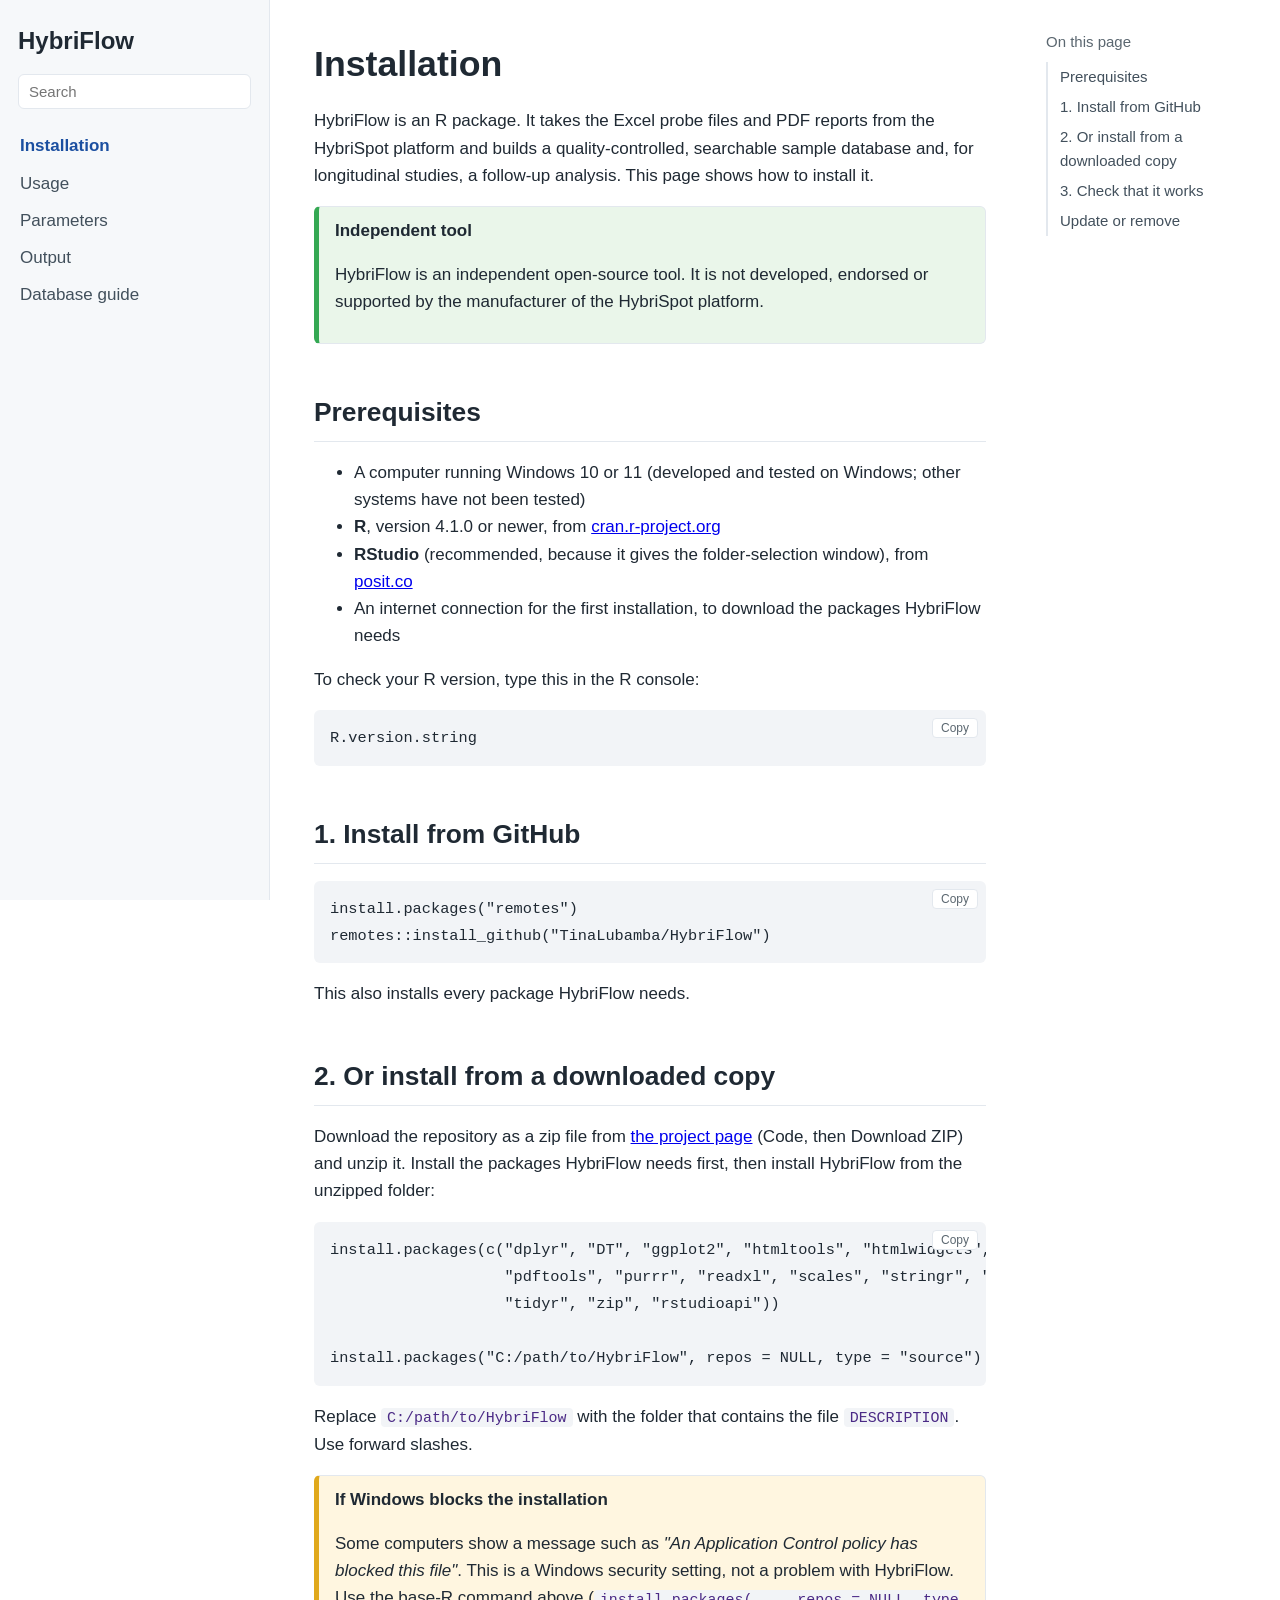
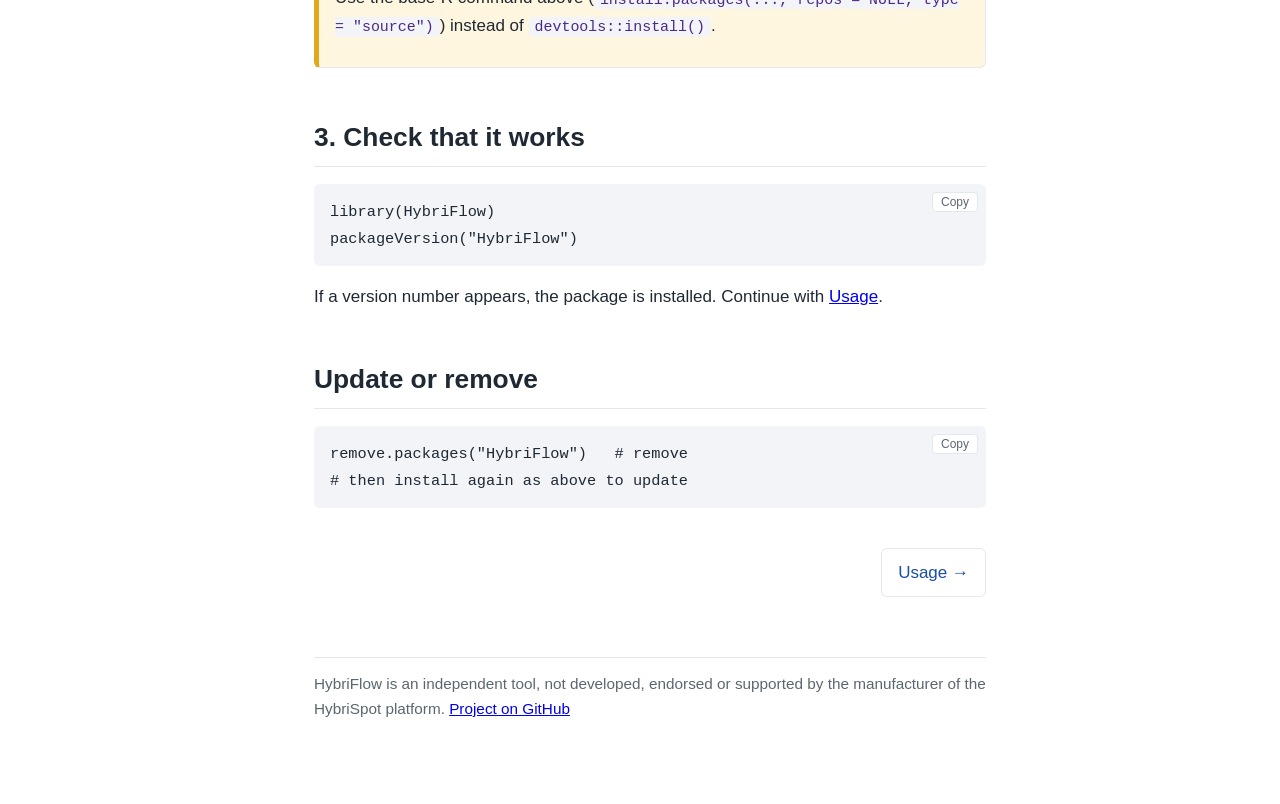
<file: docs/index.html>
<!DOCTYPE html>
<html lang="en"><head><meta charset="utf-8"><meta name="viewport" content="width=device-width, initial-scale=1">
<title>Installation | HybriFlow</title><link rel="stylesheet" href="assets/site.css"></head>
<body><div class="layout">
<aside class="sidebar"><a class="brand" href="index.html">HybriFlow</a>
<input id="q" class="search" type="search" placeholder="Search" aria-label="Search the documentation"><ul id="results" class="results"></ul>
<nav class="menu"><a href="index.html" class="active">Installation</a><a href="usage.html">Usage</a><a href="parameters.html">Parameters</a><a href="output.html">Output</a><a href="user-guide.html">Database guide</a></nav></aside>
<main>
<h1>Installation</h1>
<p>HybriFlow is an R package. It takes the Excel probe files and PDF reports from the HybriSpot platform and builds a quality-controlled, searchable sample database and, for longitudinal studies, a follow-up analysis. This page shows how to install it.</p>
<div class="callout"><div class="t">Independent tool</div><p>HybriFlow is an independent open-source tool. It is not developed, endorsed or supported by the manufacturer of the HybriSpot platform.</p></div>
<h2 id="prerequisites">Prerequisites</h2>
<ul>
<li>A computer running Windows 10 or 11 (developed and tested on Windows; other systems have not been tested)</li>
<li><strong>R</strong>, version 4.1.0 or newer, from <a href="https://cran.r-project.org/">cran.r-project.org</a></li>
<li><strong>RStudio</strong> (recommended, because it gives the folder-selection window), from <a href="https://posit.co/download/rstudio-desktop/">posit.co</a></li>
<li>An internet connection for the first installation, to download the packages HybriFlow needs</li>
</ul>
<p>To check your R version, type this in the R console:</p>
<pre><code>R.version.string</code></pre>
<h2 id="install-github">1. Install from GitHub</h2>
<pre><code>install.packages(&quot;remotes&quot;)
remotes::install_github(&quot;TinaLubamba/HybriFlow&quot;)</code></pre>
<p>This also installs every package HybriFlow needs.</p>
<h2 id="install-zip">2. Or install from a downloaded copy</h2>
<p>Download the repository as a zip file from <a href="https://github.com/TinaLubamba/HybriFlow">the project page</a> (Code, then Download ZIP) and unzip it. Install the packages HybriFlow needs first, then install HybriFlow from the unzipped folder:</p>
<pre><code>install.packages(c(&quot;dplyr&quot;, &quot;DT&quot;, &quot;ggplot2&quot;, &quot;htmltools&quot;, &quot;htmlwidgets&quot;, &quot;openxlsx&quot;,
                   &quot;pdftools&quot;, &quot;purrr&quot;, &quot;readxl&quot;, &quot;scales&quot;, &quot;stringr&quot;, &quot;tibble&quot;,
                   &quot;tidyr&quot;, &quot;zip&quot;, &quot;rstudioapi&quot;))

install.packages(&quot;C:/path/to/HybriFlow&quot;, repos = NULL, type = &quot;source&quot;)</code></pre>
<p>Replace <code>C:/path/to/HybriFlow</code> with the folder that contains the file <code>DESCRIPTION</code>. Use forward slashes.</p>
<div class="callout warn"><div class="t">If Windows blocks the installation</div><p>Some computers show a message such as <em>"An Application Control policy has blocked this file"</em>. This is a Windows security setting, not a problem with HybriFlow. Use the base-R command above (<code>install.packages(..., repos = NULL, type = "source")</code>) instead of <code>devtools::install()</code>.</p></div>
<h2 id="check">3. Check that it works</h2>
<pre><code>library(HybriFlow)
packageVersion(&quot;HybriFlow&quot;)</code></pre>
<p>If a version number appears, the package is installed. Continue with <a href="usage.html">Usage</a>.</p>
<h2 id="update">Update or remove</h2>
<pre><code>remove.packages(&quot;HybriFlow&quot;)   # remove
# then install again as above to update</code></pre>
<div class="pager"><span></span><a href="usage.html">Usage &rarr;</a></div>
<div class="foot">HybriFlow is an independent tool, not developed, endorsed or supported by the manufacturer of the HybriSpot platform. <a href="https://github.com/TinaLubamba/HybriFlow">Project on GitHub</a></div></main>
<aside class="toc"><div class="h">On this page</div><a class="l2" href="#prerequisites">Prerequisites</a><a class="l2" href="#install-github">1. Install from GitHub</a><a class="l2" href="#install-zip">2. Or install from a downloaded copy</a><a class="l2" href="#check">3. Check that it works</a><a class="l2" href="#update">Update or remove</a></aside>
</div>
<script>window.SEARCH_INDEX=[{"title": "Installation", "section": "", "url": "index.html", "text": " Installation HybriFlow is an R package. It takes the Excel probe files and PDF reports from the HybriSpot platform and builds a quality-controlled, searchable sample database and, for longitudinal studies, a follow-up analysis. This page shows how to install it. Independent tool HybriFlow is an independent open-source tool. It is not developed, endorsed or supported by the manufacturer of the HybriSpot platform. Prerequisites A computer running Windows 10 or 11 (developed and tested on Windows; other systems have not been tested) R , version 4.1.0 or newer, from cran.r-project.org RStudio (recommended, because it gives the folder-selection window), from posit.co An internet connection for the first installation, to download the packages HybriFlow needs To check your R version, type this in the R console: R.version.string 1. Install from GitHub install.packages(\"remotes\") remotes::install_github(\"TinaLubamba/HybriFlow\") This also installs every package HybriFlow needs. 2. Or install from a downloaded copy Download the repository as a zip file from the project page (Code, then Download ZIP) and unzip it. Install the packages HybriFlow needs first, then install HybriFlow from the unzipped folder: install.packages(c(\"dplyr\", \"DT\", \"ggplot2\", \"htmltools\", \"htmlwidgets\", \"openxlsx\", \"pdftools\", \"purrr\", \"readxl\", \"scales\", \"stringr\", \"tibble\", \"tidyr\", \"zip\", \"rstudioapi\")) install.packages(\"C:/path/to/HybriFlow\", repos = NULL, type = \"source\") Replace C:/path/to/HybriFlow with the folder that contains the file DESCRIPTION . Use forward slashes. If Windows blocks the installation Some computers show a message such as \"An Application Control policy has blocked this file\" . This is a Windows security setting, not a problem with HybriFlow. Use the base-R command above ( install.packages(..., repos = NULL, type = \"source\") ) instead of devtools::install() . 3. Check that it works library(HybriFlow) packageVersion(\"HybriFlow\") If a version number appears, the package is installed. Continue with Usage . Update or remove remove.packages(\"HybriFlow\") # remove # then install again as above to update Usage \u2192 "}, {"title": "Installation", "section": "Prerequisites", "url": "index.html#prerequisites", "text": "Prerequisites"}, {"title": "Installation", "section": "1. Install from GitHub", "url": "index.html#install-github", "text": "1. Install from GitHub"}, {"title": "Installation", "section": "2. Or install from a downloaded copy", "url": "index.html#install-zip", "text": "2. Or install from a downloaded copy"}, {"title": "Installation", "section": "3. Check that it works", "url": "index.html#check", "text": "3. Check that it works"}, {"title": "Installation", "section": "Update or remove", "url": "index.html#update", "text": "Update or remove"}, {"title": "Usage", "section": "", "url": "usage.html", "text": " Usage You do not need to open or edit any script. Load the package and run one function. Quick start library(HybriFlow) run_hybriflow() Two pop-up windows ask for what the pipeline needs. 1. Choose the data folder Pick the parent folder that holds all the run sub-folders (the Excel files and the PDF reports, in any sub-folder). Pop-up 1: \"Select your data folder\". Outside RStudio you are asked to type the folder path instead. 2. Choose how repeated samples are handled This choice affects the QC-passed database only. The main database always keeps every record. Pop-up 2: \"How should repeated samples be handled?\" Choice What is kept in the QC-passed database \"all\" Every record, including all repeats \"original\" Only the original sample (repeat 0) \"latest\" Only the latest repeat of each sample \"specific\" Only the repeat number you choose (set with specific_repeat ) What happens during a run The pipeline reads every Excel and PDF file, links them by Sample ID, runs the quality checks, builds the database and writes the results to a HybriFlow_Output folder in your current working folder, with a zipped copy next to it. Progress messages appear in the console, and the HTML report opens in your browser when it finishes. The output folder when the run is finished. The first run takes longest The first run reads every file (about 13 minutes for 2744 files in our test). The cache is on by default, so later runs only read new or changed files. Use force_rebuild = TRUE to read everything again. Choosing options To skip the pop-ups, or to change a setting, pass arguments. All of them are listed on the Parameters page. run_hybriflow( data_folder = \"D:/hybriflow_runs\", # parent folder with all run sub-folders output_folder = \"D:/hybriflow_results\", repeat_handling = \"latest\", # \"all\", \"original\", \"latest\", \"specific\" followup = followup_settings(visits_required = 3) ) Follow-up analysis For studies in which each woman is followed over several visits, HybriFlow judges every baseline genotype separately: Persisted: detected at baseline and at every follow-up visit. Cleared: not detected at one or more follow-up visits, even if it is detected again later. Acquired: absent at baseline but detected at any follow-up visit. Whether at least one genotype persisted (P), cleared (C) and was acquired (A) gives six mutually exclusive categories: Category P C A Persist only yes Clear only yes Persist + clear yes yes Persist + acquire yes yes Clear + acquire yes yes Persist + clear + acquire yes yes yes \"Persist any\", \"clear any\" and \"acquire any\" are reported as overlapping summaries. Persist + clear can only occur in women with two or more baseline genotypes. Changing the study design The number of study visits (baseline plus follow-ups) is a setting, so a cohort with a different design needs no code changes: run_hybriflow(followup = followup_settings(visits_required = 7)) # baseline + 6 follow-ups run_hybriflow(followup = followup_settings(run = FALSE)) # skip the follow-up analysis Sample ID format <13-digit sample number>_<visit code / date> , for example 100-00-0001-0001_1-004-0_20240729 . The visit year and date are read from the part after the first underscore, and repeats carry a suffix such as -1 . Label sample IDs in this format Samples whose visit date cannot be read cannot be placed in visit order in the follow-up analysis, so those women are left out. Laboratories should label every sample ID in the standard format, including the visit date. What the files must look like Sample files are recognised by a Target column and need the columns Sample ID, Target, Position, TH, LTH, Value, Result . PDF reports are matched by the ID after report_ or report- in the file name, or by the ID SAMPLE printed inside the PDF. A genotype is POSITIVE only if all its probe positions are positive. Disagreeing positions are flagged as discordant, which is a review flag and not a QC failure. \u2190 Installation Parameters \u2192 "}, {"title": "Usage", "section": "Quick start", "url": "usage.html#quick-start", "text": "Quick start"}, {"title": "Usage", "section": "1. Choose the data folder", "url": "usage.html#popup-folder", "text": "1. Choose the data folder"}, {"title": "Usage", "section": "2. Choose how repeated samples are handled", "url": "usage.html#popup-repeats", "text": "2. Choose how repeated samples are handled"}, {"title": "Usage", "section": "What happens during a run", "url": "usage.html#what-happens", "text": "What happens during a run"}, {"title": "Usage", "section": "Choosing options", "url": "usage.html#arguments", "text": "Choosing options"}, {"title": "Usage", "section": "Follow-up analysis", "url": "usage.html#followup", "text": "Follow-up analysis"}, {"title": "Usage", "section": "Changing the study design", "url": "usage.html#visits", "text": "Changing the study design"}, {"title": "Usage", "section": "Sample ID format", "url": "usage.html#sample-ids", "text": "Sample ID format"}, {"title": "Usage", "section": "What the files must look like", "url": "usage.html#requirements", "text": "What the files must look like"}, {"title": "Parameters", "section": "", "url": "parameters.html", "text": " Parameters run_hybriflow() Argument Meaning Default data_folder Folder containing the run sub-folders (searched including sub-folders). If not given, a folder chooser (RStudio) or a prompt is used. pop-up output_folder Where the results are written. Files made by the previous run are removed from it first; other files are never touched. HybriFlow_Output in the working folder repeat_handling \"all\" , \"original\" , \"latest\" or \"specific\" (QC-passed database only). If not given, a menu is shown in interactive sessions and \"latest\" is used otherwise. menu specific_repeat Repeat number to keep when repeat_handling = \"specific\" (0 = original, 1 = first repeat, ...). NA followup Follow-up settings, made with followup_settings() . followup_settings() use_cache Save extracted data so later runs read only new or changed files. TRUE cache_dir Folder for the cache. HybriFlow_Cache next to the output folder force_rebuild With the cache on, ignore it and re-read every file. FALSE split_by_year With the cache on, also save one database file per visit year. TRUE selected_years Character vector of years; exports and plots use only those years. NULL uses all years. NULL (all) open_report Open the HTML report in the browser when finished. interactive() zip_output Zip the output folder into HybriFlow_Output.zip next to it. TRUE resource_report Print memory and disk use at the end. FALSE The function returns, invisibly, a list with final_database , qc_passed , followup , run_summary and paths (the files written). followup_settings() Argument Meaning Default run TRUE runs the follow-up analysis; FALSE builds the sample database only. TRUE visits_required Number of visits per woman in the study (baseline plus follow-ups). A whole number, 2 or more. 3 clear_last_k Used only for the ended_HPV_negative column. 1 = HPV-negative at the last visit; 2 = at the last two visits. 1 qc_only Use only samples whose Overall_QC_Status is PASS. TRUE Persisted and cleared are fixed definitions (see Usage ), not settings. Help inside R ?run_hybriflow ?followup_settings \u2190 Usage Output \u2192 "}, {"title": "Parameters", "section": "run_hybriflow()", "url": "parameters.html#run-hybriflow", "text": "run_hybriflow()"}, {"title": "Parameters", "section": "followup_settings()", "url": "parameters.html#followup-settings", "text": "followup_settings()"}, {"title": "Parameters", "section": "Help inside R", "url": "parameters.html#help", "text": "Help inside R"}, {"title": "Output", "section": "", "url": "output.html", "text": " Output Everything is written to the output folder ( HybriFlow_Output by default). Keep the files in the folder together, because the buttons and links in the HTML pages open the other files by their names. Files File What it contains final_database.html and the folder final_database_files The interactive database: one row per sample, searchable, sortable and filterable, with buttons to export (Copy, CSV, Excel, Print). The page needs the final_database_files folder beside it. No internet connection or R is needed to open it. final_database.xlsx The same database as an Excel workbook: control and NTC checks, genotype calls, discordant positions, repeat notes, reagent lot numbers and expiry dates, the Excel-versus-PDF consistency check, the overall QC status and clickable links to the source files. final_database_QC_passed.xlsx QC-passed samples, with the repeat handling you chose. run_summary.txt Counts, QC results, top genotypes, date range and a check of whether repeated discordant genotypes changed. followup_analysis.html The follow-up report with tables and nine figures (only if the follow-up analysis was run). followup_database.xlsx One row per woman, with her category, the flags P, C and A, and the genotypes that persisted, cleared or were acquired. followup_figures/ The nine follow-up figures as PNG files. Duplicate_Excel_files_report.csv , Duplicate_PDF_files_report.csv Files found more than once for the same Sample ID (one file per ID is used). Sample_IDs_without_year.csv , Sample_IDs_year_from_2digit.csv Sample IDs whose visit year was missing or read from a two-digit year, for checking. HybriFlow_Output.zip The output folder zipped (next to it), ready to share. Everything works once the recipient extracts it. The nine follow-up figures Figure file Shows fig1_participant_flow.png Participant flow: women set aside, seen at baseline only, and seen at 2 or more visits fig2_followup_groups.png The six categories, as percentages of women with all visits fig3_genotypes_at_baseline.png Genotypes present at enrolment fig4_outcome_by_baseline_risk.png The categories by baseline infection (high-risk only or both) fig5_persistence_vs_clearance.png Persist only compared with clear only fig6_genotype_persistence_clearance.png Persistence and clearance of each baseline genotype fig7_genotype_acquisition.png Newly detected genotypes fig8_visit_transitions.png Genotype events between consecutive visits fig9_high_vs_low_risk.png High-risk compared with low-risk genotypes How to read the database The Database user guide explains the page step by step: the buttons, finding a sample, the HPV result columns and colours, the quality-control columns, and repeats, lot numbers and file links. \u2190 Parameters Database guide \u2192 "}, {"title": "Output", "section": "Files", "url": "output.html#files", "text": "Files"}, {"title": "Output", "section": "The nine follow-up figures", "url": "output.html#figures", "text": "The nine follow-up figures"}, {"title": "Output", "section": "How to read the database", "url": "output.html#guide", "text": "How to read the database"}, {"title": "Database guide", "section": "", "url": "user-guide.html", "text": "database user guide buttons finding a sample HPV results colours quality control repeats lot numbers file links troubleshooting"}];</script><script src="assets/site.js"></script></body></html>
</file>
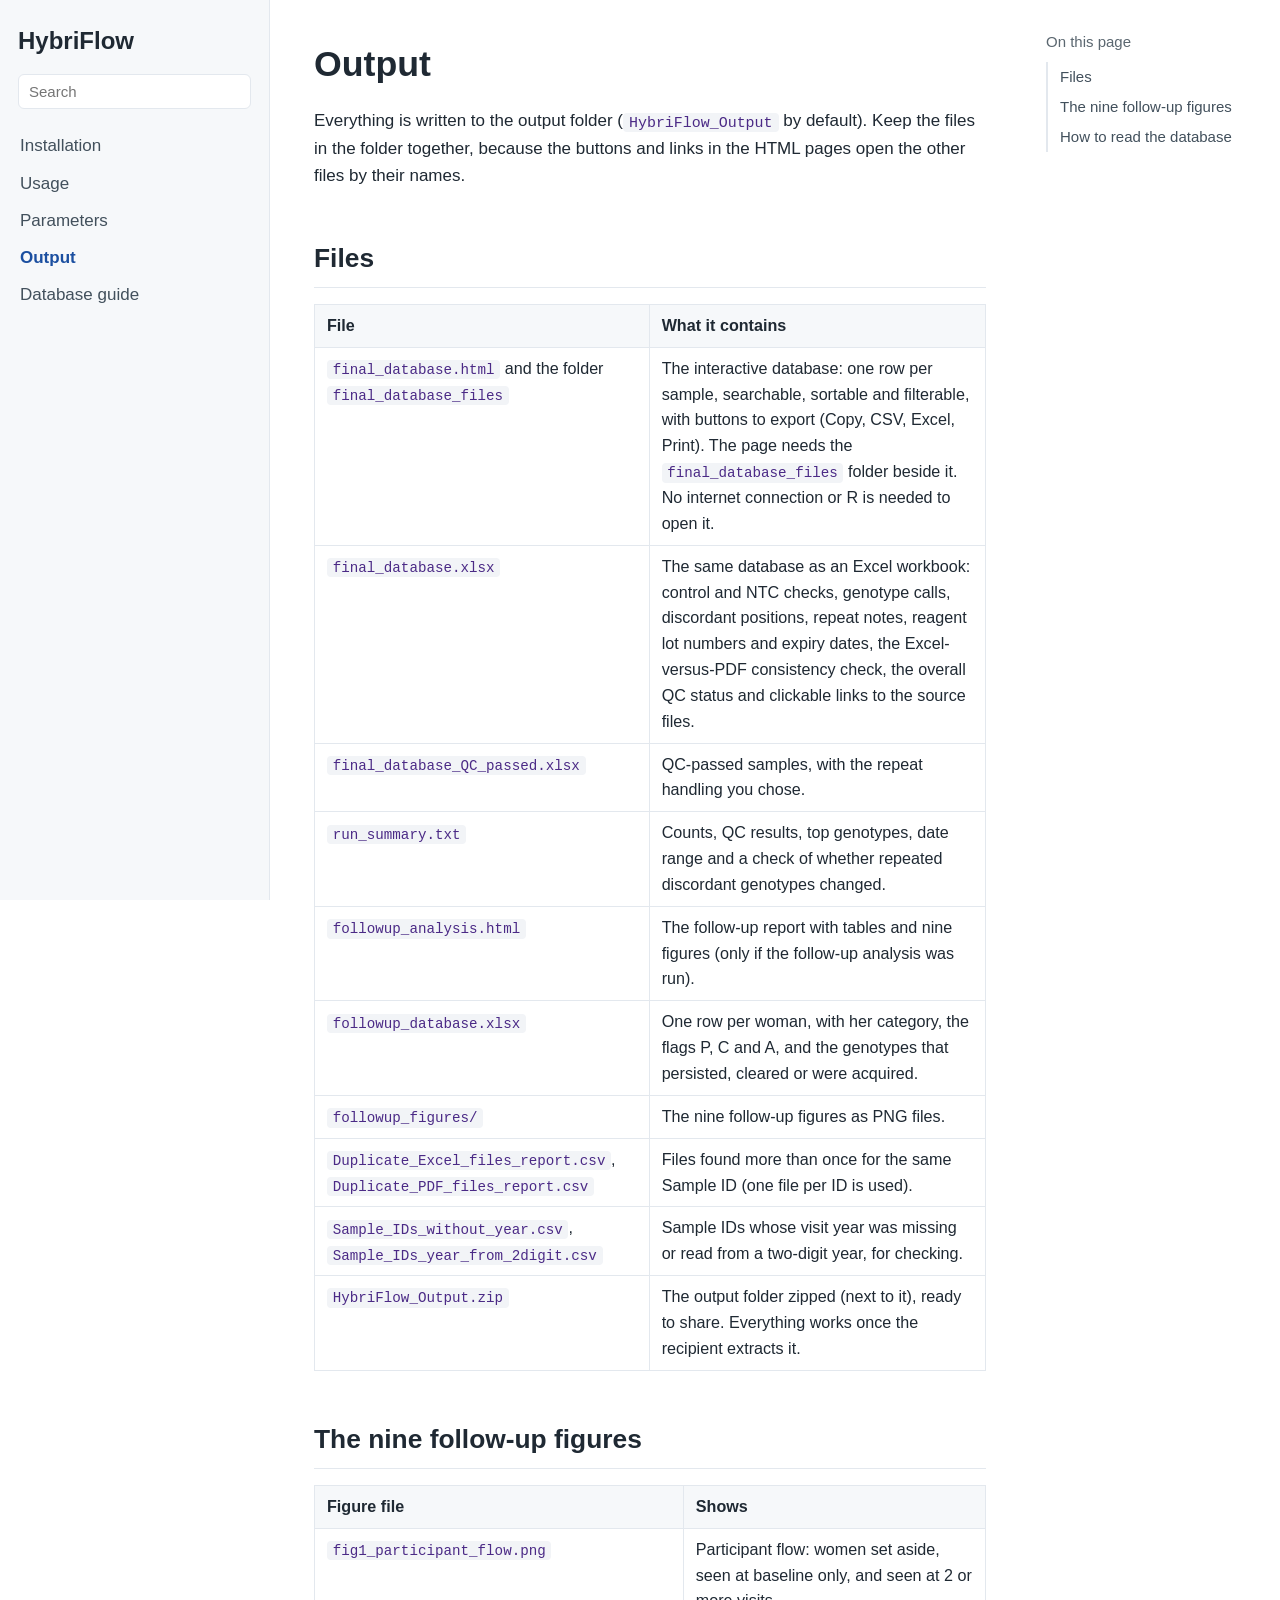
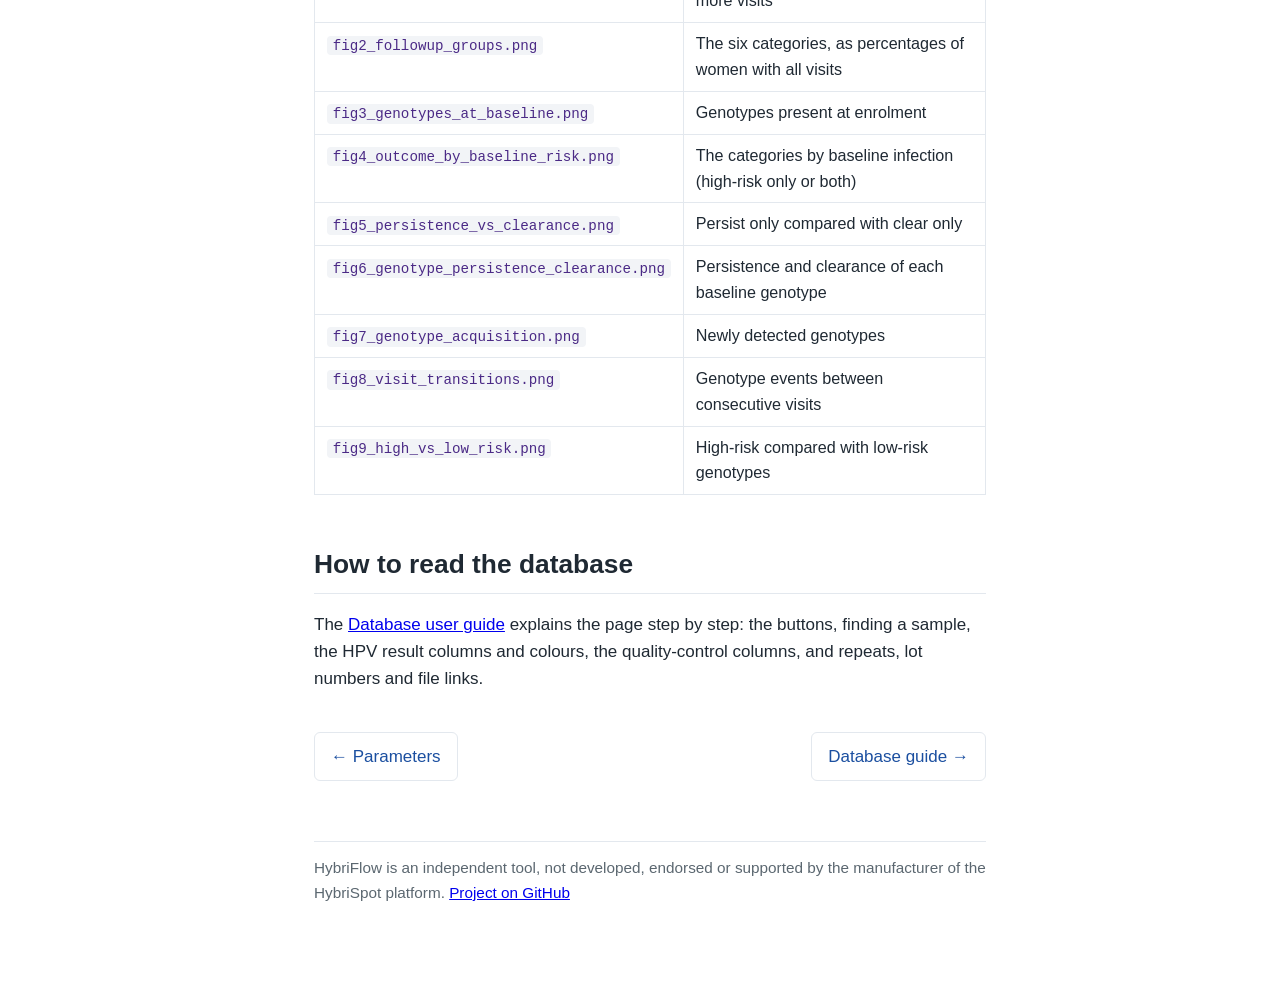
<file: docs/output.html>
<!DOCTYPE html>
<html lang="en"><head><meta charset="utf-8"><meta name="viewport" content="width=device-width, initial-scale=1">
<title>Output | HybriFlow</title><link rel="stylesheet" href="assets/site.css"></head>
<body><div class="layout">
<aside class="sidebar"><a class="brand" href="index.html">HybriFlow</a>
<input id="q" class="search" type="search" placeholder="Search" aria-label="Search the documentation"><ul id="results" class="results"></ul>
<nav class="menu"><a href="index.html">Installation</a><a href="usage.html">Usage</a><a href="parameters.html">Parameters</a><a href="output.html" class="active">Output</a><a href="user-guide.html">Database guide</a></nav></aside>
<main>
<h1>Output</h1>
<p>Everything is written to the output folder (<code>HybriFlow_Output</code> by default). Keep the files in the folder together, because the buttons and links in the HTML pages open the other files by their names.</p>
<h2 id="files">Files</h2>
<table><thead><tr><th>File</th><th>What it contains</th></tr></thead><tbody><tr><td><code>final_database.html</code> and the folder <code>final_database_files</code></td><td>The interactive database: one row per sample, searchable, sortable and filterable, with buttons to export (Copy, CSV, Excel, Print). The page needs the <code>final_database_files</code> folder beside it. No internet connection or R is needed to open it.</td></tr><tr><td><code>final_database.xlsx</code></td><td>The same database as an Excel workbook: control and NTC checks, genotype calls, discordant positions, repeat notes, reagent lot numbers and expiry dates, the Excel-versus-PDF consistency check, the overall QC status and clickable links to the source files.</td></tr><tr><td><code>final_database_QC_passed.xlsx</code></td><td>QC-passed samples, with the repeat handling you chose.</td></tr><tr><td><code>run_summary.txt</code></td><td>Counts, QC results, top genotypes, date range and a check of whether repeated discordant genotypes changed.</td></tr><tr><td><code>followup_analysis.html</code></td><td>The follow-up report with tables and nine figures (only if the follow-up analysis was run).</td></tr><tr><td><code>followup_database.xlsx</code></td><td>One row per woman, with her category, the flags P, C and A, and the genotypes that persisted, cleared or were acquired.</td></tr><tr><td><code>followup_figures/</code></td><td>The nine follow-up figures as PNG files.</td></tr><tr><td><code>Duplicate_Excel_files_report.csv</code>, <code>Duplicate_PDF_files_report.csv</code></td><td>Files found more than once for the same Sample ID (one file per ID is used).</td></tr><tr><td><code>Sample_IDs_without_year.csv</code>, <code>Sample_IDs_year_from_2digit.csv</code></td><td>Sample IDs whose visit year was missing or read from a two-digit year, for checking.</td></tr><tr><td><code>HybriFlow_Output.zip</code></td><td>The output folder zipped (next to it), ready to share. Everything works once the recipient extracts it.</td></tr></tbody></table>
<h2 id="figures">The nine follow-up figures</h2>
<table><thead><tr><th>Figure file</th><th>Shows</th></tr></thead><tbody><tr><td><code>fig1_participant_flow.png</code></td><td>Participant flow: women set aside, seen at baseline only, and seen at 2 or more visits</td></tr><tr><td><code>fig2_followup_groups.png</code></td><td>The six categories, as percentages of women with all visits</td></tr><tr><td><code>fig3_genotypes_at_baseline.png</code></td><td>Genotypes present at enrolment</td></tr><tr><td><code>fig4_outcome_by_baseline_risk.png</code></td><td>The categories by baseline infection (high-risk only or both)</td></tr><tr><td><code>fig5_persistence_vs_clearance.png</code></td><td>Persist only compared with clear only</td></tr><tr><td><code>fig6_genotype_persistence_clearance.png</code></td><td>Persistence and clearance of each baseline genotype</td></tr><tr><td><code>fig7_genotype_acquisition.png</code></td><td>Newly detected genotypes</td></tr><tr><td><code>fig8_visit_transitions.png</code></td><td>Genotype events between consecutive visits</td></tr><tr><td><code>fig9_high_vs_low_risk.png</code></td><td>High-risk compared with low-risk genotypes</td></tr></tbody></table>
<h2 id="guide">How to read the database</h2>
<p>The <a href="user-guide.html">Database user guide</a> explains the page step by step: the buttons, finding a sample, the HPV result columns and colours, the quality-control columns, and repeats, lot numbers and file links.</p>
<div class="pager"><a href="parameters.html">&larr; Parameters</a><a href="user-guide.html">Database guide &rarr;</a></div>
<div class="foot">HybriFlow is an independent tool, not developed, endorsed or supported by the manufacturer of the HybriSpot platform. <a href="https://github.com/TinaLubamba/HybriFlow">Project on GitHub</a></div></main>
<aside class="toc"><div class="h">On this page</div><a class="l2" href="#files">Files</a><a class="l2" href="#figures">The nine follow-up figures</a><a class="l2" href="#guide">How to read the database</a></aside>
</div>
<script>window.SEARCH_INDEX=[{"title": "Installation", "section": "", "url": "index.html", "text": " Installation HybriFlow is an R package. It takes the Excel probe files and PDF reports from the HybriSpot platform and builds a quality-controlled, searchable sample database and, for longitudinal studies, a follow-up analysis. This page shows how to install it. Independent tool HybriFlow is an independent open-source tool. It is not developed, endorsed or supported by the manufacturer of the HybriSpot platform. Prerequisites A computer running Windows 10 or 11 (developed and tested on Windows; other systems have not been tested) R , version 4.1.0 or newer, from cran.r-project.org RStudio (recommended, because it gives the folder-selection window), from posit.co An internet connection for the first installation, to download the packages HybriFlow needs To check your R version, type this in the R console: R.version.string 1. Install from GitHub install.packages(\"remotes\") remotes::install_github(\"TinaLubamba/HybriFlow\") This also installs every package HybriFlow needs. 2. Or install from a downloaded copy Download the repository as a zip file from the project page (Code, then Download ZIP) and unzip it. Install the packages HybriFlow needs first, then install HybriFlow from the unzipped folder: install.packages(c(\"dplyr\", \"DT\", \"ggplot2\", \"htmltools\", \"htmlwidgets\", \"openxlsx\", \"pdftools\", \"purrr\", \"readxl\", \"scales\", \"stringr\", \"tibble\", \"tidyr\", \"zip\", \"rstudioapi\")) install.packages(\"C:/path/to/HybriFlow\", repos = NULL, type = \"source\") Replace C:/path/to/HybriFlow with the folder that contains the file DESCRIPTION . Use forward slashes. If Windows blocks the installation Some computers show a message such as \"An Application Control policy has blocked this file\" . This is a Windows security setting, not a problem with HybriFlow. Use the base-R command above ( install.packages(..., repos = NULL, type = \"source\") ) instead of devtools::install() . 3. Check that it works library(HybriFlow) packageVersion(\"HybriFlow\") If a version number appears, the package is installed. Continue with Usage . Update or remove remove.packages(\"HybriFlow\") # remove # then install again as above to update Usage \u2192 "}, {"title": "Installation", "section": "Prerequisites", "url": "index.html#prerequisites", "text": "Prerequisites"}, {"title": "Installation", "section": "1. Install from GitHub", "url": "index.html#install-github", "text": "1. Install from GitHub"}, {"title": "Installation", "section": "2. Or install from a downloaded copy", "url": "index.html#install-zip", "text": "2. Or install from a downloaded copy"}, {"title": "Installation", "section": "3. Check that it works", "url": "index.html#check", "text": "3. Check that it works"}, {"title": "Installation", "section": "Update or remove", "url": "index.html#update", "text": "Update or remove"}, {"title": "Usage", "section": "", "url": "usage.html", "text": " Usage You do not need to open or edit any script. Load the package and run one function. Quick start library(HybriFlow) run_hybriflow() Two pop-up windows ask for what the pipeline needs. 1. Choose the data folder Pick the parent folder that holds all the run sub-folders (the Excel files and the PDF reports, in any sub-folder). Pop-up 1: \"Select your data folder\". Outside RStudio you are asked to type the folder path instead. 2. Choose how repeated samples are handled This choice affects the QC-passed database only. The main database always keeps every record. Pop-up 2: \"How should repeated samples be handled?\" Choice What is kept in the QC-passed database \"all\" Every record, including all repeats \"original\" Only the original sample (repeat 0) \"latest\" Only the latest repeat of each sample \"specific\" Only the repeat number you choose (set with specific_repeat ) What happens during a run The pipeline reads every Excel and PDF file, links them by Sample ID, runs the quality checks, builds the database and writes the results to a HybriFlow_Output folder in your current working folder, with a zipped copy next to it. Progress messages appear in the console, and the HTML report opens in your browser when it finishes. The output folder when the run is finished. The first run takes longest The first run reads every file (about 13 minutes for 2744 files in our test). The cache is on by default, so later runs only read new or changed files. Use force_rebuild = TRUE to read everything again. Choosing options To skip the pop-ups, or to change a setting, pass arguments. All of them are listed on the Parameters page. run_hybriflow( data_folder = \"D:/hybriflow_runs\", # parent folder with all run sub-folders output_folder = \"D:/hybriflow_results\", repeat_handling = \"latest\", # \"all\", \"original\", \"latest\", \"specific\" followup = followup_settings(visits_required = 3) ) Follow-up analysis For studies in which each woman is followed over several visits, HybriFlow judges every baseline genotype separately: Persisted: detected at baseline and at every follow-up visit. Cleared: not detected at one or more follow-up visits, even if it is detected again later. Acquired: absent at baseline but detected at any follow-up visit. Whether at least one genotype persisted (P), cleared (C) and was acquired (A) gives six mutually exclusive categories: Category P C A Persist only yes Clear only yes Persist + clear yes yes Persist + acquire yes yes Clear + acquire yes yes Persist + clear + acquire yes yes yes \"Persist any\", \"clear any\" and \"acquire any\" are reported as overlapping summaries. Persist + clear can only occur in women with two or more baseline genotypes. Changing the study design The number of study visits (baseline plus follow-ups) is a setting, so a cohort with a different design needs no code changes: run_hybriflow(followup = followup_settings(visits_required = 7)) # baseline + 6 follow-ups run_hybriflow(followup = followup_settings(run = FALSE)) # skip the follow-up analysis Sample ID format <13-digit sample number>_<visit code / date> , for example 100-00-0001-0001_1-004-0_20240729 . The visit year and date are read from the part after the first underscore, and repeats carry a suffix such as -1 . Label sample IDs in this format Samples whose visit date cannot be read cannot be placed in visit order in the follow-up analysis, so those women are left out. Laboratories should label every sample ID in the standard format, including the visit date. What the files must look like Sample files are recognised by a Target column and need the columns Sample ID, Target, Position, TH, LTH, Value, Result . PDF reports are matched by the ID after report_ or report- in the file name, or by the ID SAMPLE printed inside the PDF. A genotype is POSITIVE only if all its probe positions are positive. Disagreeing positions are flagged as discordant, which is a review flag and not a QC failure. \u2190 Installation Parameters \u2192 "}, {"title": "Usage", "section": "Quick start", "url": "usage.html#quick-start", "text": "Quick start"}, {"title": "Usage", "section": "1. Choose the data folder", "url": "usage.html#popup-folder", "text": "1. Choose the data folder"}, {"title": "Usage", "section": "2. Choose how repeated samples are handled", "url": "usage.html#popup-repeats", "text": "2. Choose how repeated samples are handled"}, {"title": "Usage", "section": "What happens during a run", "url": "usage.html#what-happens", "text": "What happens during a run"}, {"title": "Usage", "section": "Choosing options", "url": "usage.html#arguments", "text": "Choosing options"}, {"title": "Usage", "section": "Follow-up analysis", "url": "usage.html#followup", "text": "Follow-up analysis"}, {"title": "Usage", "section": "Changing the study design", "url": "usage.html#visits", "text": "Changing the study design"}, {"title": "Usage", "section": "Sample ID format", "url": "usage.html#sample-ids", "text": "Sample ID format"}, {"title": "Usage", "section": "What the files must look like", "url": "usage.html#requirements", "text": "What the files must look like"}, {"title": "Parameters", "section": "", "url": "parameters.html", "text": " Parameters run_hybriflow() Argument Meaning Default data_folder Folder containing the run sub-folders (searched including sub-folders). If not given, a folder chooser (RStudio) or a prompt is used. pop-up output_folder Where the results are written. Files made by the previous run are removed from it first; other files are never touched. HybriFlow_Output in the working folder repeat_handling \"all\" , \"original\" , \"latest\" or \"specific\" (QC-passed database only). If not given, a menu is shown in interactive sessions and \"latest\" is used otherwise. menu specific_repeat Repeat number to keep when repeat_handling = \"specific\" (0 = original, 1 = first repeat, ...). NA followup Follow-up settings, made with followup_settings() . followup_settings() use_cache Save extracted data so later runs read only new or changed files. TRUE cache_dir Folder for the cache. HybriFlow_Cache next to the output folder force_rebuild With the cache on, ignore it and re-read every file. FALSE split_by_year With the cache on, also save one database file per visit year. TRUE selected_years Character vector of years; exports and plots use only those years. NULL uses all years. NULL (all) open_report Open the HTML report in the browser when finished. interactive() zip_output Zip the output folder into HybriFlow_Output.zip next to it. TRUE resource_report Print memory and disk use at the end. FALSE The function returns, invisibly, a list with final_database , qc_passed , followup , run_summary and paths (the files written). followup_settings() Argument Meaning Default run TRUE runs the follow-up analysis; FALSE builds the sample database only. TRUE visits_required Number of visits per woman in the study (baseline plus follow-ups). A whole number, 2 or more. 3 clear_last_k Used only for the ended_HPV_negative column. 1 = HPV-negative at the last visit; 2 = at the last two visits. 1 qc_only Use only samples whose Overall_QC_Status is PASS. TRUE Persisted and cleared are fixed definitions (see Usage ), not settings. Help inside R ?run_hybriflow ?followup_settings \u2190 Usage Output \u2192 "}, {"title": "Parameters", "section": "run_hybriflow()", "url": "parameters.html#run-hybriflow", "text": "run_hybriflow()"}, {"title": "Parameters", "section": "followup_settings()", "url": "parameters.html#followup-settings", "text": "followup_settings()"}, {"title": "Parameters", "section": "Help inside R", "url": "parameters.html#help", "text": "Help inside R"}, {"title": "Output", "section": "", "url": "output.html", "text": " Output Everything is written to the output folder ( HybriFlow_Output by default). Keep the files in the folder together, because the buttons and links in the HTML pages open the other files by their names. Files File What it contains final_database.html and the folder final_database_files The interactive database: one row per sample, searchable, sortable and filterable, with buttons to export (Copy, CSV, Excel, Print). The page needs the final_database_files folder beside it. No internet connection or R is needed to open it. final_database.xlsx The same database as an Excel workbook: control and NTC checks, genotype calls, discordant positions, repeat notes, reagent lot numbers and expiry dates, the Excel-versus-PDF consistency check, the overall QC status and clickable links to the source files. final_database_QC_passed.xlsx QC-passed samples, with the repeat handling you chose. run_summary.txt Counts, QC results, top genotypes, date range and a check of whether repeated discordant genotypes changed. followup_analysis.html The follow-up report with tables and nine figures (only if the follow-up analysis was run). followup_database.xlsx One row per woman, with her category, the flags P, C and A, and the genotypes that persisted, cleared or were acquired. followup_figures/ The nine follow-up figures as PNG files. Duplicate_Excel_files_report.csv , Duplicate_PDF_files_report.csv Files found more than once for the same Sample ID (one file per ID is used). Sample_IDs_without_year.csv , Sample_IDs_year_from_2digit.csv Sample IDs whose visit year was missing or read from a two-digit year, for checking. HybriFlow_Output.zip The output folder zipped (next to it), ready to share. Everything works once the recipient extracts it. The nine follow-up figures Figure file Shows fig1_participant_flow.png Participant flow: women set aside, seen at baseline only, and seen at 2 or more visits fig2_followup_groups.png The six categories, as percentages of women with all visits fig3_genotypes_at_baseline.png Genotypes present at enrolment fig4_outcome_by_baseline_risk.png The categories by baseline infection (high-risk only or both) fig5_persistence_vs_clearance.png Persist only compared with clear only fig6_genotype_persistence_clearance.png Persistence and clearance of each baseline genotype fig7_genotype_acquisition.png Newly detected genotypes fig8_visit_transitions.png Genotype events between consecutive visits fig9_high_vs_low_risk.png High-risk compared with low-risk genotypes How to read the database The Database user guide explains the page step by step: the buttons, finding a sample, the HPV result columns and colours, the quality-control columns, and repeats, lot numbers and file links. \u2190 Parameters Database guide \u2192 "}, {"title": "Output", "section": "Files", "url": "output.html#files", "text": "Files"}, {"title": "Output", "section": "The nine follow-up figures", "url": "output.html#figures", "text": "The nine follow-up figures"}, {"title": "Output", "section": "How to read the database", "url": "output.html#guide", "text": "How to read the database"}, {"title": "Database guide", "section": "", "url": "user-guide.html", "text": "database user guide buttons finding a sample HPV results colours quality control repeats lot numbers file links troubleshooting"}];</script><script src="assets/site.js"></script></body></html>
</file>
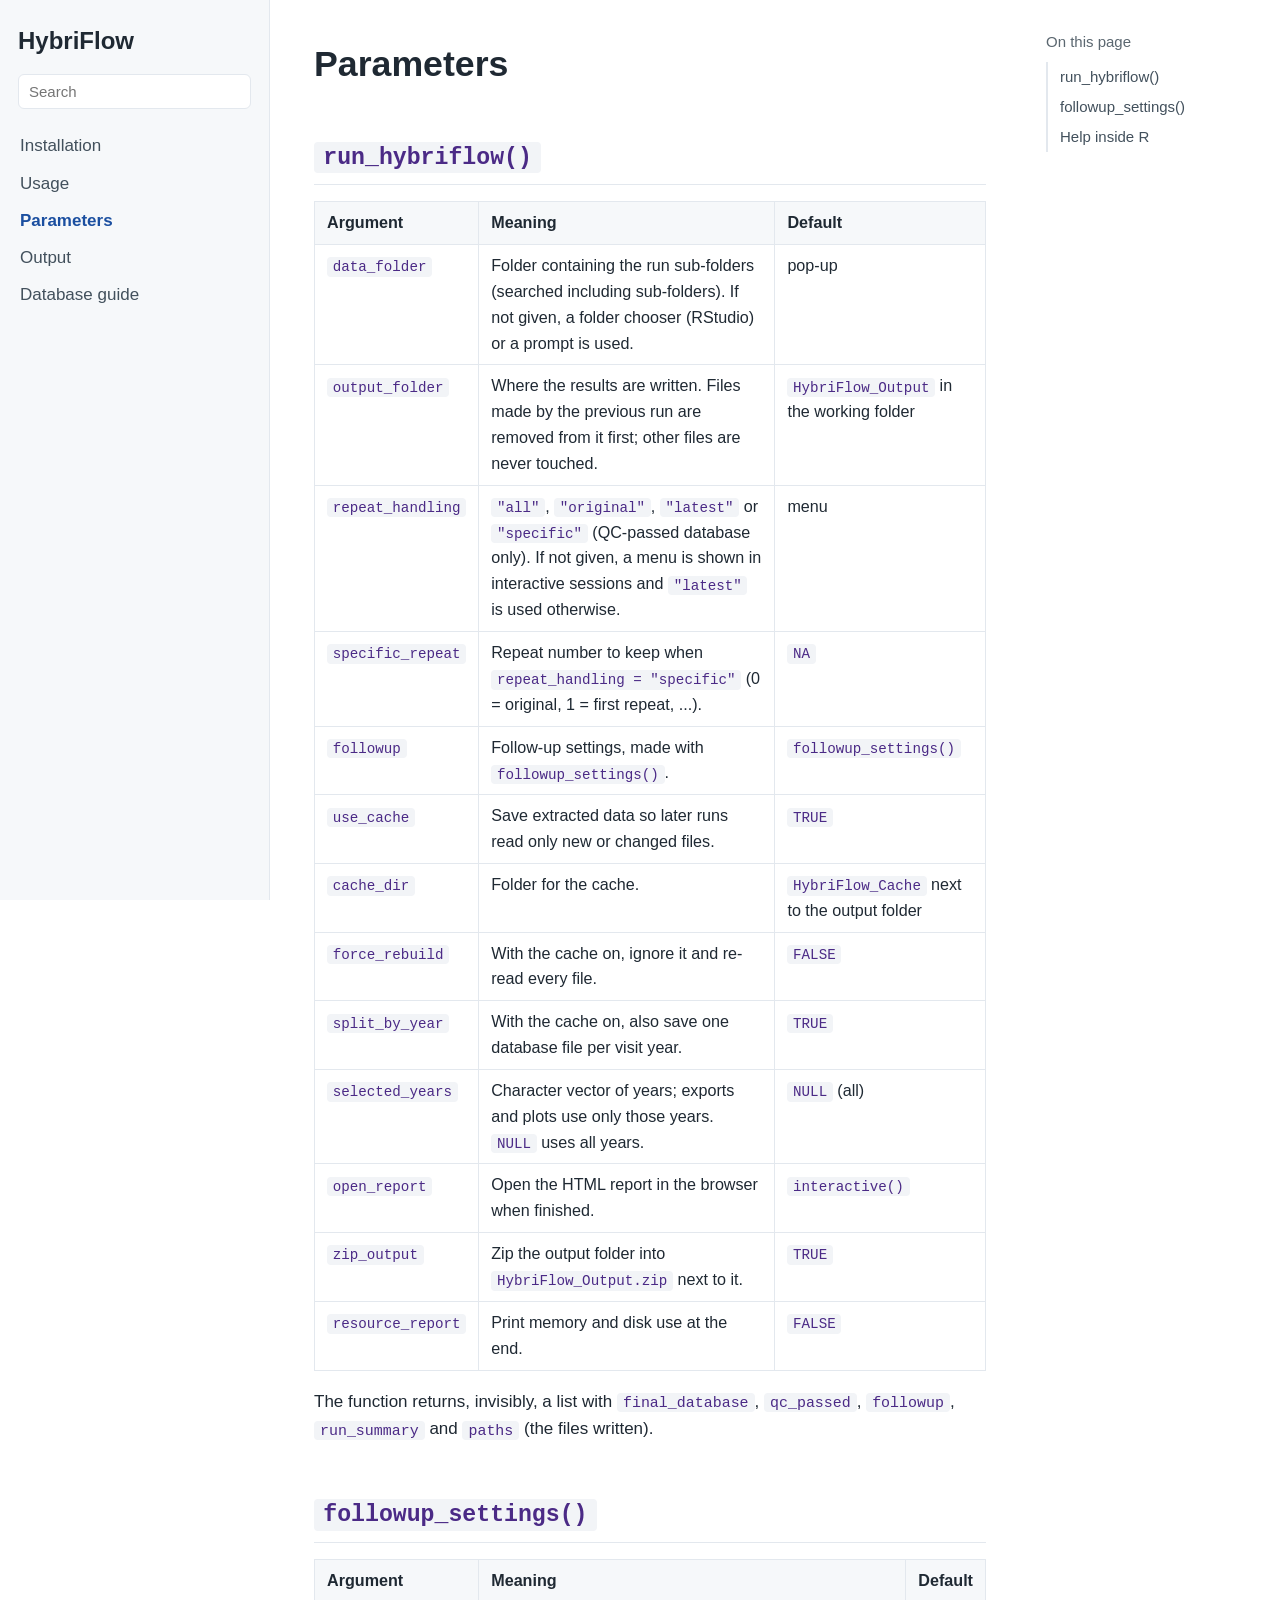
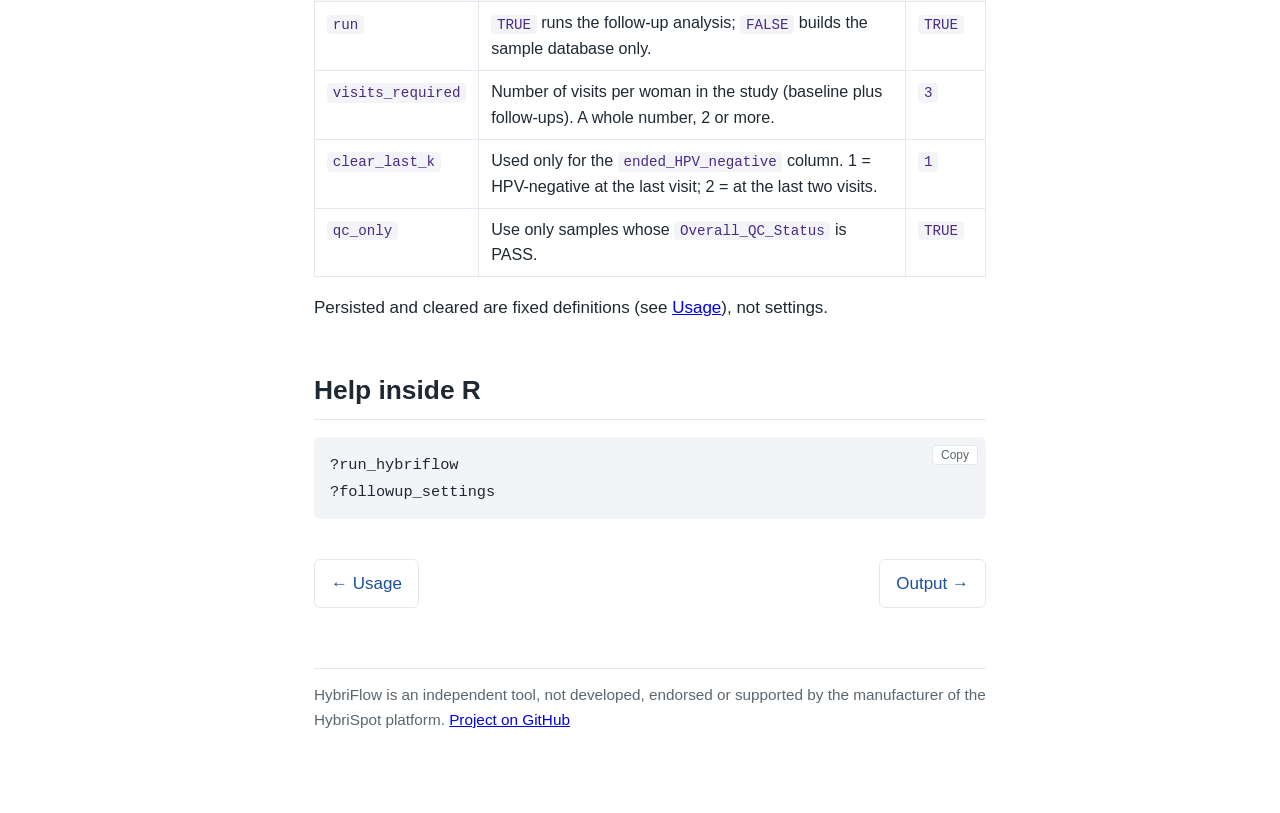
<file: docs/parameters.html>
<!DOCTYPE html>
<html lang="en"><head><meta charset="utf-8"><meta name="viewport" content="width=device-width, initial-scale=1">
<title>Parameters | HybriFlow</title><link rel="stylesheet" href="assets/site.css"></head>
<body><div class="layout">
<aside class="sidebar"><a class="brand" href="index.html">HybriFlow</a>
<input id="q" class="search" type="search" placeholder="Search" aria-label="Search the documentation"><ul id="results" class="results"></ul>
<nav class="menu"><a href="index.html">Installation</a><a href="usage.html">Usage</a><a href="parameters.html" class="active">Parameters</a><a href="output.html">Output</a><a href="user-guide.html">Database guide</a></nav></aside>
<main>
<h1>Parameters</h1>
<h2 id="run-hybriflow"><code>run_hybriflow()</code></h2>
<table><thead><tr><th>Argument</th><th>Meaning</th><th>Default</th></tr></thead><tbody><tr><td><code>data_folder</code></td><td>Folder containing the run sub-folders (searched including sub-folders). If not given, a folder chooser (RStudio) or a prompt is used.</td><td>pop-up</td></tr><tr><td><code>output_folder</code></td><td>Where the results are written. Files made by the previous run are removed from it first; other files are never touched.</td><td><code>HybriFlow_Output</code> in the working folder</td></tr><tr><td><code>repeat_handling</code></td><td><code>"all"</code>, <code>"original"</code>, <code>"latest"</code> or <code>"specific"</code> (QC-passed database only). If not given, a menu is shown in interactive sessions and <code>"latest"</code> is used otherwise.</td><td>menu</td></tr><tr><td><code>specific_repeat</code></td><td>Repeat number to keep when <code>repeat_handling = "specific"</code> (0 = original, 1 = first repeat, ...).</td><td><code>NA</code></td></tr><tr><td><code>followup</code></td><td>Follow-up settings, made with <code>followup_settings()</code>.</td><td><code>followup_settings()</code></td></tr><tr><td><code>use_cache</code></td><td>Save extracted data so later runs read only new or changed files.</td><td><code>TRUE</code></td></tr><tr><td><code>cache_dir</code></td><td>Folder for the cache.</td><td><code>HybriFlow_Cache</code> next to the output folder</td></tr><tr><td><code>force_rebuild</code></td><td>With the cache on, ignore it and re-read every file.</td><td><code>FALSE</code></td></tr><tr><td><code>split_by_year</code></td><td>With the cache on, also save one database file per visit year.</td><td><code>TRUE</code></td></tr><tr><td><code>selected_years</code></td><td>Character vector of years; exports and plots use only those years. <code>NULL</code> uses all years.</td><td><code>NULL</code> (all)</td></tr><tr><td><code>open_report</code></td><td>Open the HTML report in the browser when finished.</td><td><code>interactive()</code></td></tr><tr><td><code>zip_output</code></td><td>Zip the output folder into <code>HybriFlow_Output.zip</code> next to it.</td><td><code>TRUE</code></td></tr><tr><td><code>resource_report</code></td><td>Print memory and disk use at the end.</td><td><code>FALSE</code></td></tr></tbody></table>
<p>The function returns, invisibly, a list with <code>final_database</code>, <code>qc_passed</code>, <code>followup</code>, <code>run_summary</code> and <code>paths</code> (the files written).</p>
<h2 id="followup-settings"><code>followup_settings()</code></h2>
<table><thead><tr><th>Argument</th><th>Meaning</th><th>Default</th></tr></thead><tbody><tr><td><code>run</code></td><td><code>TRUE</code> runs the follow-up analysis; <code>FALSE</code> builds the sample database only.</td><td><code>TRUE</code></td></tr><tr><td><code>visits_required</code></td><td>Number of visits per woman in the study (baseline plus follow-ups). A whole number, 2 or more.</td><td><code>3</code></td></tr><tr><td><code>clear_last_k</code></td><td>Used only for the <code>ended_HPV_negative</code> column. 1 = HPV-negative at the last visit; 2 = at the last two visits.</td><td><code>1</code></td></tr><tr><td><code>qc_only</code></td><td>Use only samples whose <code>Overall_QC_Status</code> is PASS.</td><td><code>TRUE</code></td></tr></tbody></table>
<p>Persisted and cleared are fixed definitions (see <a href="usage.html#followup">Usage</a>), not settings.</p>
<h2 id="help">Help inside R</h2>
<pre><code>?run_hybriflow
?followup_settings</code></pre>
<div class="pager"><a href="usage.html">&larr; Usage</a><a href="output.html">Output &rarr;</a></div>
<div class="foot">HybriFlow is an independent tool, not developed, endorsed or supported by the manufacturer of the HybriSpot platform. <a href="https://github.com/TinaLubamba/HybriFlow">Project on GitHub</a></div></main>
<aside class="toc"><div class="h">On this page</div><a class="l2" href="#run-hybriflow">run_hybriflow()</a><a class="l2" href="#followup-settings">followup_settings()</a><a class="l2" href="#help">Help inside R</a></aside>
</div>
<script>window.SEARCH_INDEX=[{"title": "Installation", "section": "", "url": "index.html", "text": " Installation HybriFlow is an R package. It takes the Excel probe files and PDF reports from the HybriSpot platform and builds a quality-controlled, searchable sample database and, for longitudinal studies, a follow-up analysis. This page shows how to install it. Independent tool HybriFlow is an independent open-source tool. It is not developed, endorsed or supported by the manufacturer of the HybriSpot platform. Prerequisites A computer running Windows 10 or 11 (developed and tested on Windows; other systems have not been tested) R , version 4.1.0 or newer, from cran.r-project.org RStudio (recommended, because it gives the folder-selection window), from posit.co An internet connection for the first installation, to download the packages HybriFlow needs To check your R version, type this in the R console: R.version.string 1. Install from GitHub install.packages(\"remotes\") remotes::install_github(\"TinaLubamba/HybriFlow\") This also installs every package HybriFlow needs. 2. Or install from a downloaded copy Download the repository as a zip file from the project page (Code, then Download ZIP) and unzip it. Install the packages HybriFlow needs first, then install HybriFlow from the unzipped folder: install.packages(c(\"dplyr\", \"DT\", \"ggplot2\", \"htmltools\", \"htmlwidgets\", \"openxlsx\", \"pdftools\", \"purrr\", \"readxl\", \"scales\", \"stringr\", \"tibble\", \"tidyr\", \"zip\", \"rstudioapi\")) install.packages(\"C:/path/to/HybriFlow\", repos = NULL, type = \"source\") Replace C:/path/to/HybriFlow with the folder that contains the file DESCRIPTION . Use forward slashes. If Windows blocks the installation Some computers show a message such as \"An Application Control policy has blocked this file\" . This is a Windows security setting, not a problem with HybriFlow. Use the base-R command above ( install.packages(..., repos = NULL, type = \"source\") ) instead of devtools::install() . 3. Check that it works library(HybriFlow) packageVersion(\"HybriFlow\") If a version number appears, the package is installed. Continue with Usage . Update or remove remove.packages(\"HybriFlow\") # remove # then install again as above to update Usage \u2192 "}, {"title": "Installation", "section": "Prerequisites", "url": "index.html#prerequisites", "text": "Prerequisites"}, {"title": "Installation", "section": "1. Install from GitHub", "url": "index.html#install-github", "text": "1. Install from GitHub"}, {"title": "Installation", "section": "2. Or install from a downloaded copy", "url": "index.html#install-zip", "text": "2. Or install from a downloaded copy"}, {"title": "Installation", "section": "3. Check that it works", "url": "index.html#check", "text": "3. Check that it works"}, {"title": "Installation", "section": "Update or remove", "url": "index.html#update", "text": "Update or remove"}, {"title": "Usage", "section": "", "url": "usage.html", "text": " Usage You do not need to open or edit any script. Load the package and run one function. Quick start library(HybriFlow) run_hybriflow() Two pop-up windows ask for what the pipeline needs. 1. Choose the data folder Pick the parent folder that holds all the run sub-folders (the Excel files and the PDF reports, in any sub-folder). Pop-up 1: \"Select your data folder\". Outside RStudio you are asked to type the folder path instead. 2. Choose how repeated samples are handled This choice affects the QC-passed database only. The main database always keeps every record. Pop-up 2: \"How should repeated samples be handled?\" Choice What is kept in the QC-passed database \"all\" Every record, including all repeats \"original\" Only the original sample (repeat 0) \"latest\" Only the latest repeat of each sample \"specific\" Only the repeat number you choose (set with specific_repeat ) What happens during a run The pipeline reads every Excel and PDF file, links them by Sample ID, runs the quality checks, builds the database and writes the results to a HybriFlow_Output folder in your current working folder, with a zipped copy next to it. Progress messages appear in the console, and the HTML report opens in your browser when it finishes. The output folder when the run is finished. The first run takes longest The first run reads every file (about 13 minutes for 2744 files in our test). The cache is on by default, so later runs only read new or changed files. Use force_rebuild = TRUE to read everything again. Choosing options To skip the pop-ups, or to change a setting, pass arguments. All of them are listed on the Parameters page. run_hybriflow( data_folder = \"D:/hybriflow_runs\", # parent folder with all run sub-folders output_folder = \"D:/hybriflow_results\", repeat_handling = \"latest\", # \"all\", \"original\", \"latest\", \"specific\" followup = followup_settings(visits_required = 3) ) Follow-up analysis For studies in which each woman is followed over several visits, HybriFlow judges every baseline genotype separately: Persisted: detected at baseline and at every follow-up visit. Cleared: not detected at one or more follow-up visits, even if it is detected again later. Acquired: absent at baseline but detected at any follow-up visit. Whether at least one genotype persisted (P), cleared (C) and was acquired (A) gives six mutually exclusive categories: Category P C A Persist only yes Clear only yes Persist + clear yes yes Persist + acquire yes yes Clear + acquire yes yes Persist + clear + acquire yes yes yes \"Persist any\", \"clear any\" and \"acquire any\" are reported as overlapping summaries. Persist + clear can only occur in women with two or more baseline genotypes. Changing the study design The number of study visits (baseline plus follow-ups) is a setting, so a cohort with a different design needs no code changes: run_hybriflow(followup = followup_settings(visits_required = 7)) # baseline + 6 follow-ups run_hybriflow(followup = followup_settings(run = FALSE)) # skip the follow-up analysis Sample ID format <13-digit sample number>_<visit code / date> , for example 100-00-0001-0001_1-004-0_20240729 . The visit year and date are read from the part after the first underscore, and repeats carry a suffix such as -1 . Label sample IDs in this format Samples whose visit date cannot be read cannot be placed in visit order in the follow-up analysis, so those women are left out. Laboratories should label every sample ID in the standard format, including the visit date. What the files must look like Sample files are recognised by a Target column and need the columns Sample ID, Target, Position, TH, LTH, Value, Result . PDF reports are matched by the ID after report_ or report- in the file name, or by the ID SAMPLE printed inside the PDF. A genotype is POSITIVE only if all its probe positions are positive. Disagreeing positions are flagged as discordant, which is a review flag and not a QC failure. \u2190 Installation Parameters \u2192 "}, {"title": "Usage", "section": "Quick start", "url": "usage.html#quick-start", "text": "Quick start"}, {"title": "Usage", "section": "1. Choose the data folder", "url": "usage.html#popup-folder", "text": "1. Choose the data folder"}, {"title": "Usage", "section": "2. Choose how repeated samples are handled", "url": "usage.html#popup-repeats", "text": "2. Choose how repeated samples are handled"}, {"title": "Usage", "section": "What happens during a run", "url": "usage.html#what-happens", "text": "What happens during a run"}, {"title": "Usage", "section": "Choosing options", "url": "usage.html#arguments", "text": "Choosing options"}, {"title": "Usage", "section": "Follow-up analysis", "url": "usage.html#followup", "text": "Follow-up analysis"}, {"title": "Usage", "section": "Changing the study design", "url": "usage.html#visits", "text": "Changing the study design"}, {"title": "Usage", "section": "Sample ID format", "url": "usage.html#sample-ids", "text": "Sample ID format"}, {"title": "Usage", "section": "What the files must look like", "url": "usage.html#requirements", "text": "What the files must look like"}, {"title": "Parameters", "section": "", "url": "parameters.html", "text": " Parameters run_hybriflow() Argument Meaning Default data_folder Folder containing the run sub-folders (searched including sub-folders). If not given, a folder chooser (RStudio) or a prompt is used. pop-up output_folder Where the results are written. Files made by the previous run are removed from it first; other files are never touched. HybriFlow_Output in the working folder repeat_handling \"all\" , \"original\" , \"latest\" or \"specific\" (QC-passed database only). If not given, a menu is shown in interactive sessions and \"latest\" is used otherwise. menu specific_repeat Repeat number to keep when repeat_handling = \"specific\" (0 = original, 1 = first repeat, ...). NA followup Follow-up settings, made with followup_settings() . followup_settings() use_cache Save extracted data so later runs read only new or changed files. TRUE cache_dir Folder for the cache. HybriFlow_Cache next to the output folder force_rebuild With the cache on, ignore it and re-read every file. FALSE split_by_year With the cache on, also save one database file per visit year. TRUE selected_years Character vector of years; exports and plots use only those years. NULL uses all years. NULL (all) open_report Open the HTML report in the browser when finished. interactive() zip_output Zip the output folder into HybriFlow_Output.zip next to it. TRUE resource_report Print memory and disk use at the end. FALSE The function returns, invisibly, a list with final_database , qc_passed , followup , run_summary and paths (the files written). followup_settings() Argument Meaning Default run TRUE runs the follow-up analysis; FALSE builds the sample database only. TRUE visits_required Number of visits per woman in the study (baseline plus follow-ups). A whole number, 2 or more. 3 clear_last_k Used only for the ended_HPV_negative column. 1 = HPV-negative at the last visit; 2 = at the last two visits. 1 qc_only Use only samples whose Overall_QC_Status is PASS. TRUE Persisted and cleared are fixed definitions (see Usage ), not settings. Help inside R ?run_hybriflow ?followup_settings \u2190 Usage Output \u2192 "}, {"title": "Parameters", "section": "run_hybriflow()", "url": "parameters.html#run-hybriflow", "text": "run_hybriflow()"}, {"title": "Parameters", "section": "followup_settings()", "url": "parameters.html#followup-settings", "text": "followup_settings()"}, {"title": "Parameters", "section": "Help inside R", "url": "parameters.html#help", "text": "Help inside R"}, {"title": "Output", "section": "", "url": "output.html", "text": " Output Everything is written to the output folder ( HybriFlow_Output by default). Keep the files in the folder together, because the buttons and links in the HTML pages open the other files by their names. Files File What it contains final_database.html and the folder final_database_files The interactive database: one row per sample, searchable, sortable and filterable, with buttons to export (Copy, CSV, Excel, Print). The page needs the final_database_files folder beside it. No internet connection or R is needed to open it. final_database.xlsx The same database as an Excel workbook: control and NTC checks, genotype calls, discordant positions, repeat notes, reagent lot numbers and expiry dates, the Excel-versus-PDF consistency check, the overall QC status and clickable links to the source files. final_database_QC_passed.xlsx QC-passed samples, with the repeat handling you chose. run_summary.txt Counts, QC results, top genotypes, date range and a check of whether repeated discordant genotypes changed. followup_analysis.html The follow-up report with tables and nine figures (only if the follow-up analysis was run). followup_database.xlsx One row per woman, with her category, the flags P, C and A, and the genotypes that persisted, cleared or were acquired. followup_figures/ The nine follow-up figures as PNG files. Duplicate_Excel_files_report.csv , Duplicate_PDF_files_report.csv Files found more than once for the same Sample ID (one file per ID is used). Sample_IDs_without_year.csv , Sample_IDs_year_from_2digit.csv Sample IDs whose visit year was missing or read from a two-digit year, for checking. HybriFlow_Output.zip The output folder zipped (next to it), ready to share. Everything works once the recipient extracts it. The nine follow-up figures Figure file Shows fig1_participant_flow.png Participant flow: women set aside, seen at baseline only, and seen at 2 or more visits fig2_followup_groups.png The six categories, as percentages of women with all visits fig3_genotypes_at_baseline.png Genotypes present at enrolment fig4_outcome_by_baseline_risk.png The categories by baseline infection (high-risk only or both) fig5_persistence_vs_clearance.png Persist only compared with clear only fig6_genotype_persistence_clearance.png Persistence and clearance of each baseline genotype fig7_genotype_acquisition.png Newly detected genotypes fig8_visit_transitions.png Genotype events between consecutive visits fig9_high_vs_low_risk.png High-risk compared with low-risk genotypes How to read the database The Database user guide explains the page step by step: the buttons, finding a sample, the HPV result columns and colours, the quality-control columns, and repeats, lot numbers and file links. \u2190 Parameters Database guide \u2192 "}, {"title": "Output", "section": "Files", "url": "output.html#files", "text": "Files"}, {"title": "Output", "section": "The nine follow-up figures", "url": "output.html#figures", "text": "The nine follow-up figures"}, {"title": "Output", "section": "How to read the database", "url": "output.html#guide", "text": "How to read the database"}, {"title": "Database guide", "section": "", "url": "user-guide.html", "text": "database user guide buttons finding a sample HPV results colours quality control repeats lot numbers file links troubleshooting"}];</script><script src="assets/site.js"></script></body></html>
</file>
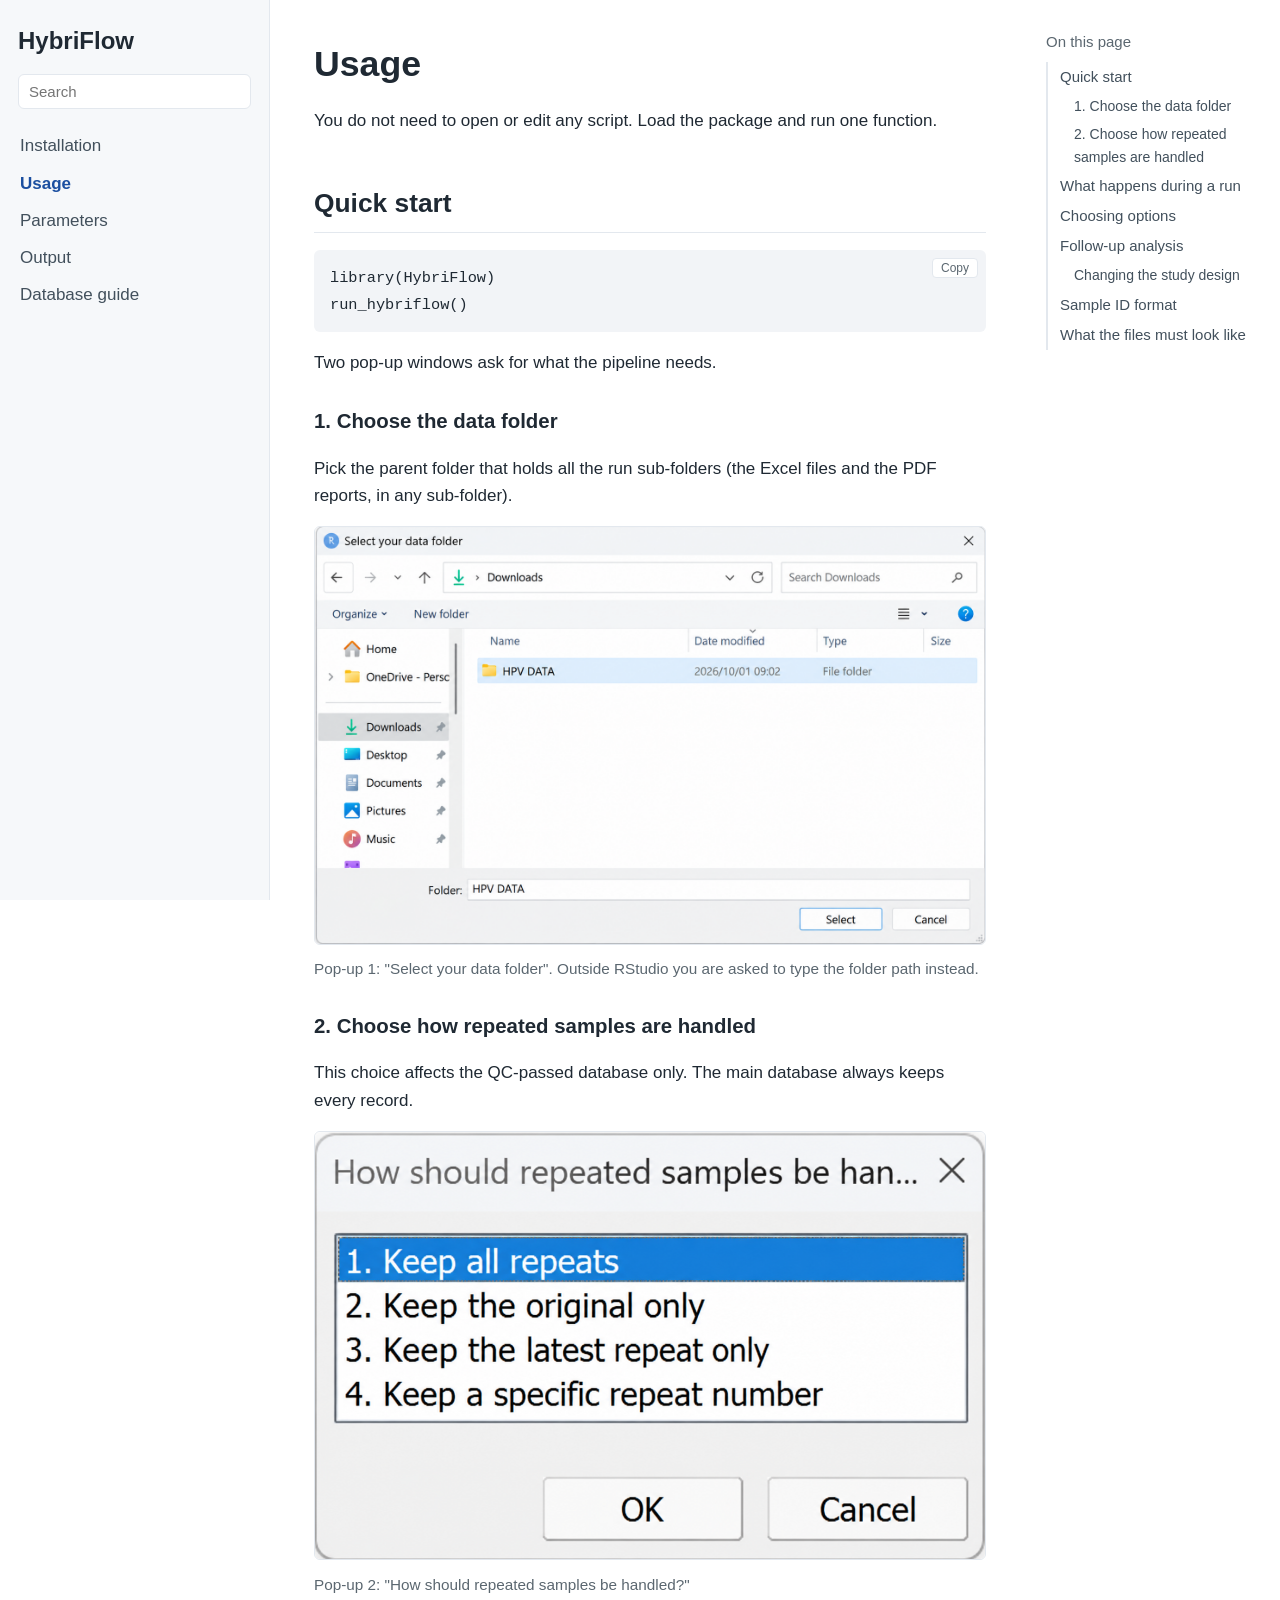
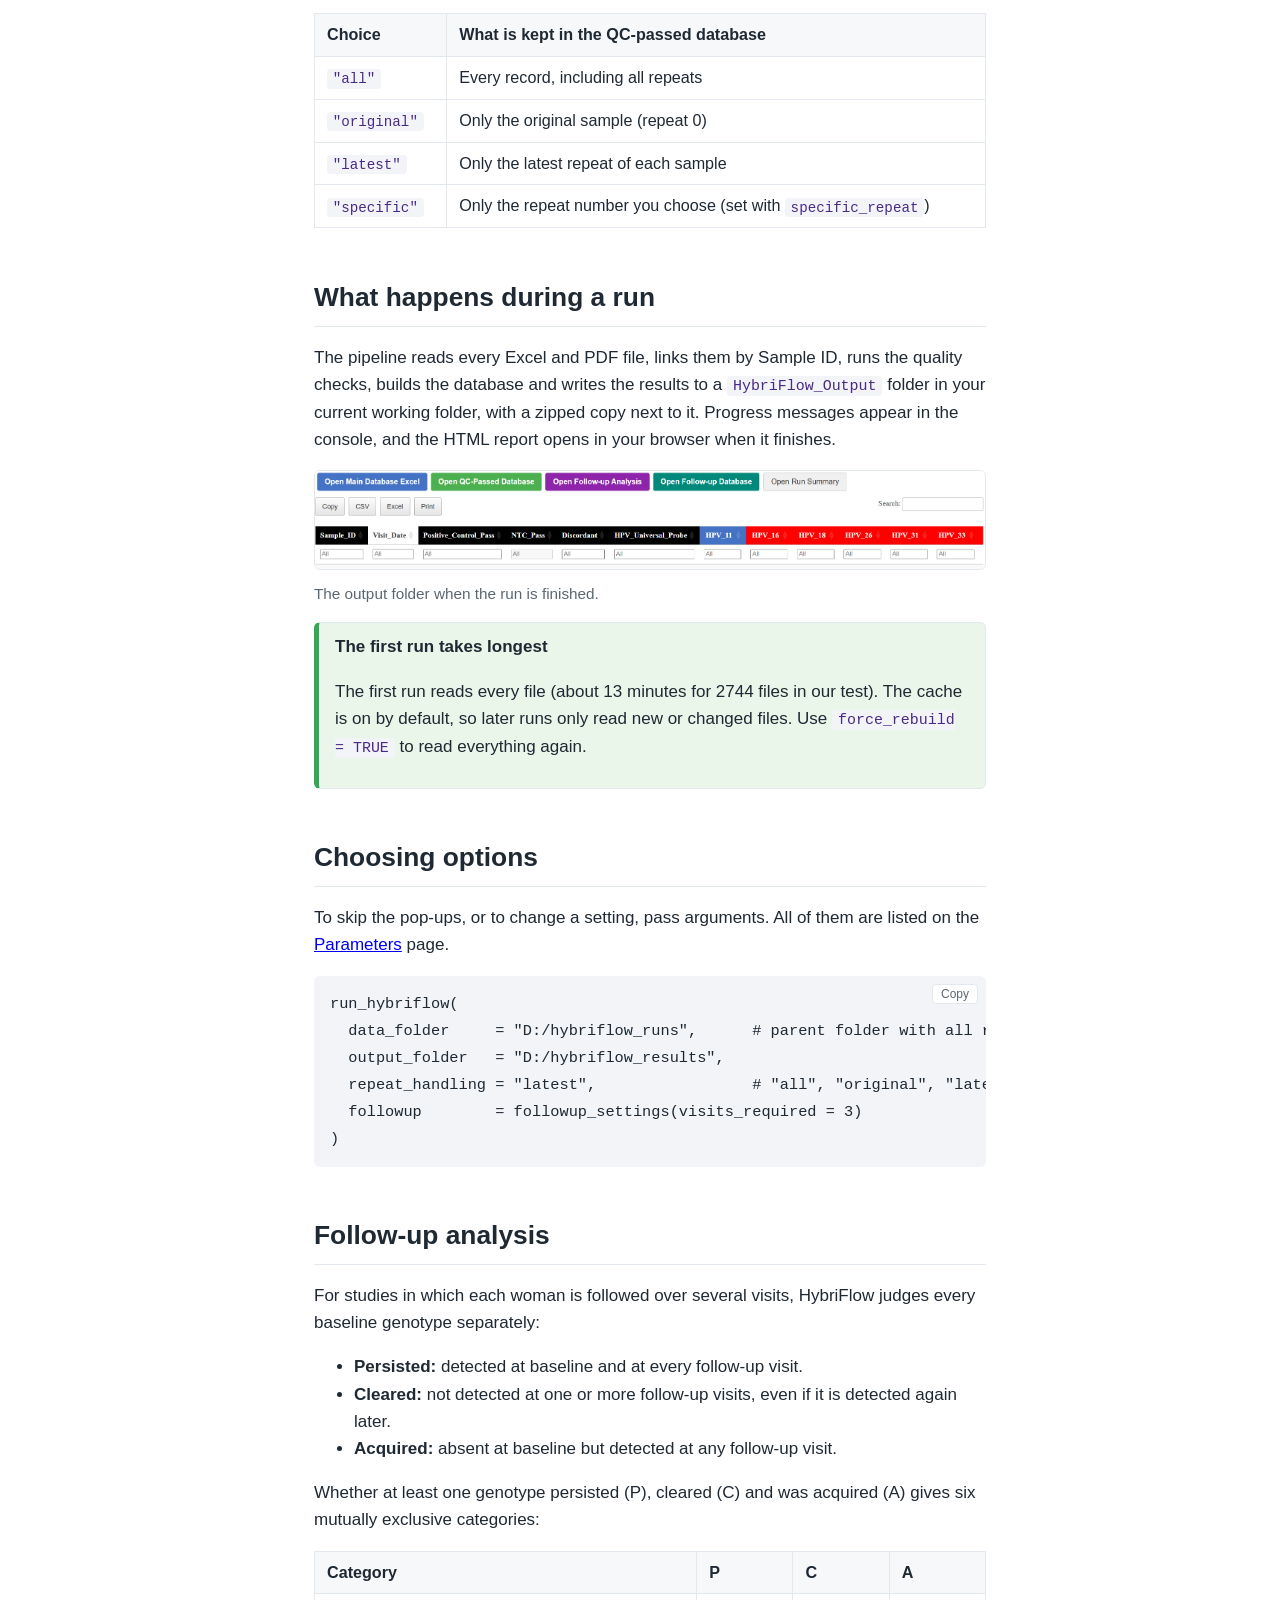
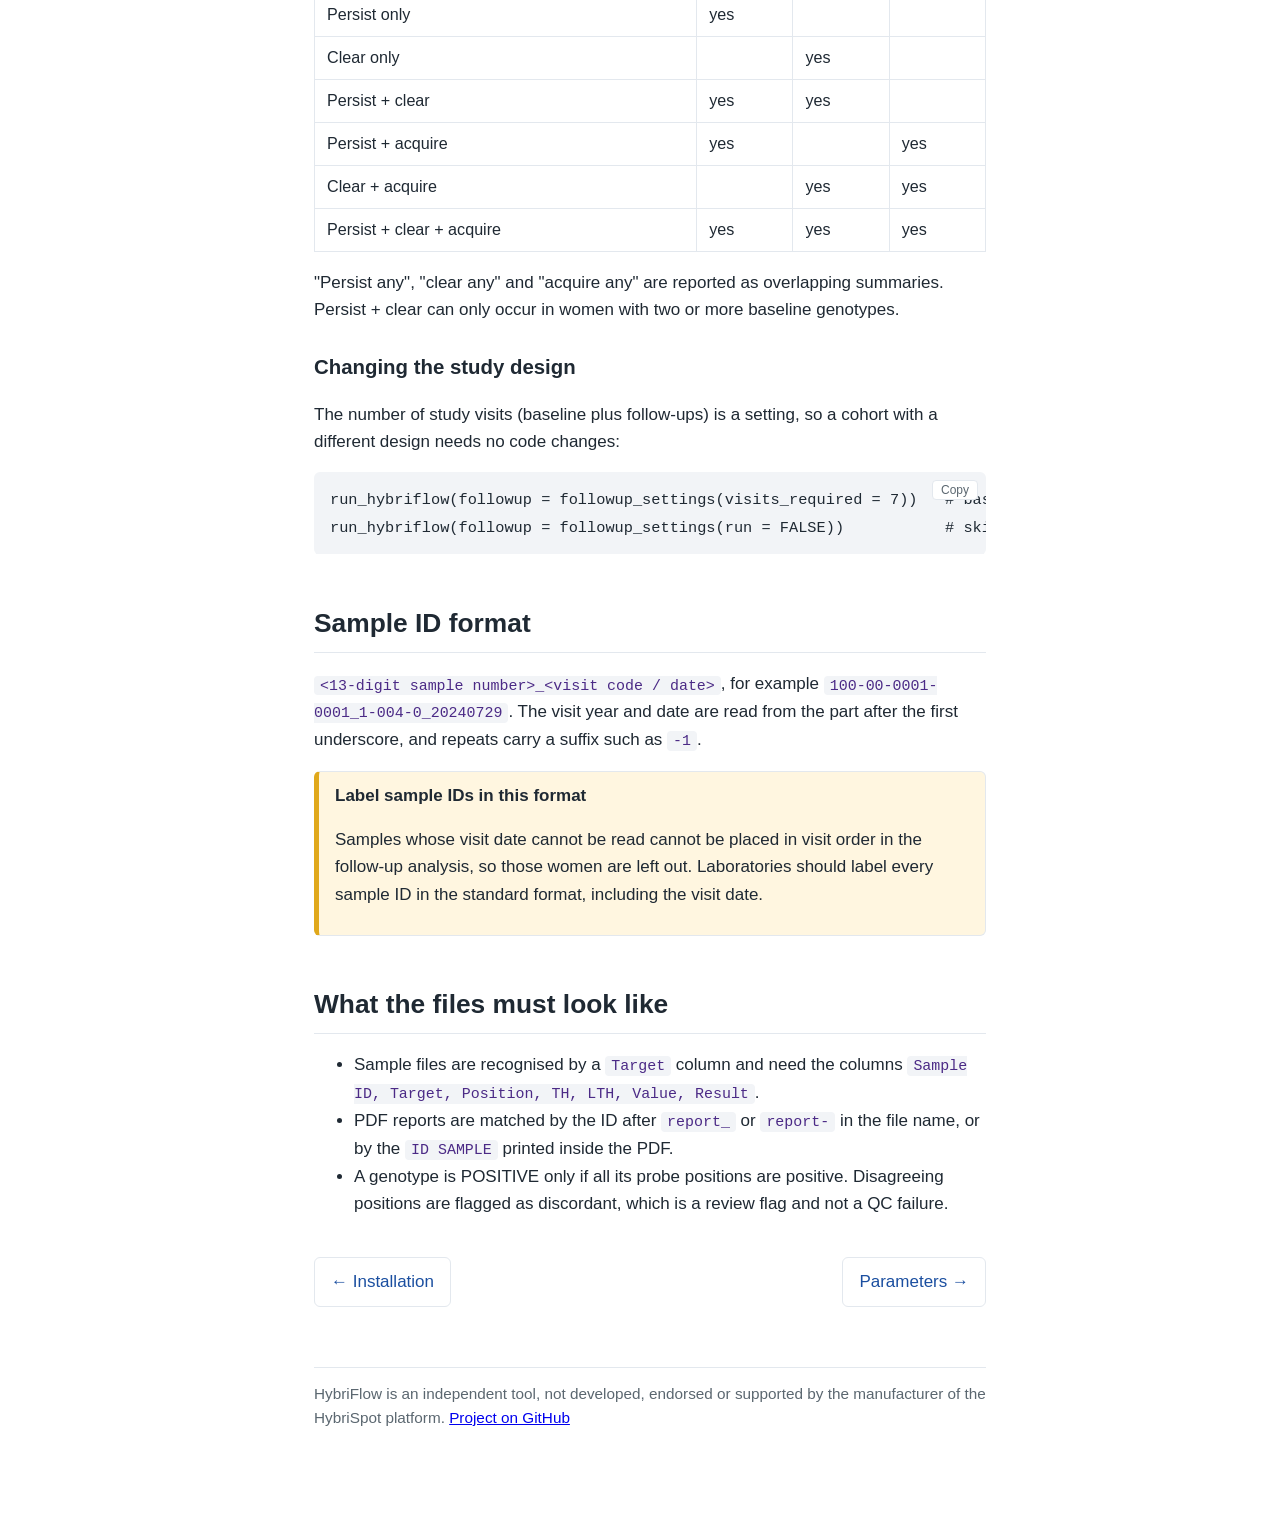
<file: docs/usage.html>
<!DOCTYPE html>
<html lang="en"><head><meta charset="utf-8"><meta name="viewport" content="width=device-width, initial-scale=1">
<title>Usage | HybriFlow</title><link rel="stylesheet" href="assets/site.css"></head>
<body><div class="layout">
<aside class="sidebar"><a class="brand" href="index.html">HybriFlow</a>
<input id="q" class="search" type="search" placeholder="Search" aria-label="Search the documentation"><ul id="results" class="results"></ul>
<nav class="menu"><a href="index.html">Installation</a><a href="usage.html" class="active">Usage</a><a href="parameters.html">Parameters</a><a href="output.html">Output</a><a href="user-guide.html">Database guide</a></nav></aside>
<main>
<h1>Usage</h1>
<p>You do not need to open or edit any script. Load the package and run one function.</p>
<h2 id="quick-start">Quick start</h2>
<pre><code>library(HybriFlow)
run_hybriflow()</code></pre>
<p>Two pop-up windows ask for what the pipeline needs.</p>
<h3 id="popup-folder">1. Choose the data folder</h3>
<p>Pick the parent folder that holds all the run sub-folders (the Excel files and the PDF reports, in any sub-folder).</p>
<figure><img src="images/popup-folder.png" alt="Pop-up 1: select the data folder"><figcaption>Pop-up 1: "Select your data folder". Outside RStudio you are asked to type the folder path instead.</figcaption></figure>
<h3 id="popup-repeats">2. Choose how repeated samples are handled</h3>
<p>This choice affects the QC-passed database only. The main database always keeps every record.</p>
<figure><img src="images/popup-repeats.png" alt="Pop-up 2: repeat handling"><figcaption>Pop-up 2: "How should repeated samples be handled?"</figcaption></figure>
<table><thead><tr><th>Choice</th><th>What is kept in the QC-passed database</th></tr></thead><tbody><tr><td><code>"all"</code></td><td>Every record, including all repeats</td></tr><tr><td><code>"original"</code></td><td>Only the original sample (repeat 0)</td></tr><tr><td><code>"latest"</code></td><td>Only the latest repeat of each sample</td></tr><tr><td><code>"specific"</code></td><td>Only the repeat number you choose (set with <code>specific_repeat</code>)</td></tr></tbody></table>
<h2 id="what-happens">What happens during a run</h2>
<p>The pipeline reads every Excel and PDF file, links them by Sample ID, runs the quality checks, builds the database and writes the results to a <code>HybriFlow_Output</code> folder in your current working folder, with a zipped copy next to it. Progress messages appear in the console, and the HTML report opens in your browser when it finishes.</p>
<figure><img src="images/output-folder.png" alt="The output folder"><figcaption>The output folder when the run is finished.</figcaption></figure>
<div class="callout"><div class="t">The first run takes longest</div><p>The first run reads every file (about 13 minutes for 2744 files in our test). The cache is on by default, so later runs only read new or changed files. Use <code>force_rebuild = TRUE</code> to read everything again.</p></div>
<h2 id="arguments">Choosing options</h2>
<p>To skip the pop-ups, or to change a setting, pass arguments. All of them are listed on the <a href="parameters.html">Parameters</a> page.</p>
<pre><code>run_hybriflow(
  data_folder     = &quot;D:/hybriflow_runs&quot;,      # parent folder with all run sub-folders
  output_folder   = &quot;D:/hybriflow_results&quot;,
  repeat_handling = &quot;latest&quot;,                 # &quot;all&quot;, &quot;original&quot;, &quot;latest&quot;, &quot;specific&quot;
  followup        = followup_settings(visits_required = 3)
)</code></pre>
<h2 id="followup">Follow-up analysis</h2>
<p>For studies in which each woman is followed over several visits, HybriFlow judges every baseline genotype separately:</p>
<ul>
<li><strong>Persisted:</strong> detected at baseline and at every follow-up visit.</li>
<li><strong>Cleared:</strong> not detected at one or more follow-up visits, even if it is detected again later.</li>
<li><strong>Acquired:</strong> absent at baseline but detected at any follow-up visit.</li>
</ul>
<p>Whether at least one genotype persisted (P), cleared (C) and was acquired (A) gives six mutually exclusive categories:</p>
<table><thead><tr><th>Category</th><th>P</th><th>C</th><th>A</th></tr></thead><tbody><tr><td>Persist only</td><td>yes</td><td></td><td></td></tr><tr><td>Clear only</td><td></td><td>yes</td><td></td></tr><tr><td>Persist + clear</td><td>yes</td><td>yes</td><td></td></tr><tr><td>Persist + acquire</td><td>yes</td><td></td><td>yes</td></tr><tr><td>Clear + acquire</td><td></td><td>yes</td><td>yes</td></tr><tr><td>Persist + clear + acquire</td><td>yes</td><td>yes</td><td>yes</td></tr></tbody></table>
<p>"Persist any", "clear any" and "acquire any" are reported as overlapping summaries. Persist + clear can only occur in women with two or more baseline genotypes.</p>
<h3 id="visits">Changing the study design</h3>
<p>The number of study visits (baseline plus follow-ups) is a setting, so a cohort with a different design needs no code changes:</p>
<pre><code>run_hybriflow(followup = followup_settings(visits_required = 7))   # baseline + 6 follow-ups
run_hybriflow(followup = followup_settings(run = FALSE))           # skip the follow-up analysis</code></pre>
<h2 id="sample-ids">Sample ID format</h2>
<p><code>&lt;13-digit sample number&gt;_&lt;visit code / date&gt;</code>, for example <code>100-00-0001-0001_1-004-0_20240729</code>. The visit year and date are read from the part after the first underscore, and repeats carry a suffix such as <code>-1</code>.</p>
<div class="callout warn"><div class="t">Label sample IDs in this format</div><p>Samples whose visit date cannot be read cannot be placed in visit order in the follow-up analysis, so those women are left out. Laboratories should label every sample ID in the standard format, including the visit date.</p></div>
<h2 id="requirements">What the files must look like</h2>
<ul>
<li>Sample files are recognised by a <code>Target</code> column and need the columns <code>Sample ID, Target, Position, TH, LTH, Value, Result</code>.</li>
<li>PDF reports are matched by the ID after <code>report_</code> or <code>report-</code> in the file name, or by the <code>ID SAMPLE</code> printed inside the PDF.</li>
<li>A genotype is POSITIVE only if all its probe positions are positive. Disagreeing positions are flagged as discordant, which is a review flag and not a QC failure.</li>
</ul>
<div class="pager"><a href="index.html">&larr; Installation</a><a href="parameters.html">Parameters &rarr;</a></div>
<div class="foot">HybriFlow is an independent tool, not developed, endorsed or supported by the manufacturer of the HybriSpot platform. <a href="https://github.com/TinaLubamba/HybriFlow">Project on GitHub</a></div></main>
<aside class="toc"><div class="h">On this page</div><a class="l2" href="#quick-start">Quick start</a><a class="l3" href="#popup-folder">1. Choose the data folder</a><a class="l3" href="#popup-repeats">2. Choose how repeated samples are handled</a><a class="l2" href="#what-happens">What happens during a run</a><a class="l2" href="#arguments">Choosing options</a><a class="l2" href="#followup">Follow-up analysis</a><a class="l3" href="#visits">Changing the study design</a><a class="l2" href="#sample-ids">Sample ID format</a><a class="l2" href="#requirements">What the files must look like</a></aside>
</div>
<script>window.SEARCH_INDEX=[{"title": "Installation", "section": "", "url": "index.html", "text": " Installation HybriFlow is an R package. It takes the Excel probe files and PDF reports from the HybriSpot platform and builds a quality-controlled, searchable sample database and, for longitudinal studies, a follow-up analysis. This page shows how to install it. Independent tool HybriFlow is an independent open-source tool. It is not developed, endorsed or supported by the manufacturer of the HybriSpot platform. Prerequisites A computer running Windows 10 or 11 (developed and tested on Windows; other systems have not been tested) R , version 4.1.0 or newer, from cran.r-project.org RStudio (recommended, because it gives the folder-selection window), from posit.co An internet connection for the first installation, to download the packages HybriFlow needs To check your R version, type this in the R console: R.version.string 1. Install from GitHub install.packages(\"remotes\") remotes::install_github(\"TinaLubamba/HybriFlow\") This also installs every package HybriFlow needs. 2. Or install from a downloaded copy Download the repository as a zip file from the project page (Code, then Download ZIP) and unzip it. Install the packages HybriFlow needs first, then install HybriFlow from the unzipped folder: install.packages(c(\"dplyr\", \"DT\", \"ggplot2\", \"htmltools\", \"htmlwidgets\", \"openxlsx\", \"pdftools\", \"purrr\", \"readxl\", \"scales\", \"stringr\", \"tibble\", \"tidyr\", \"zip\", \"rstudioapi\")) install.packages(\"C:/path/to/HybriFlow\", repos = NULL, type = \"source\") Replace C:/path/to/HybriFlow with the folder that contains the file DESCRIPTION . Use forward slashes. If Windows blocks the installation Some computers show a message such as \"An Application Control policy has blocked this file\" . This is a Windows security setting, not a problem with HybriFlow. Use the base-R command above ( install.packages(..., repos = NULL, type = \"source\") ) instead of devtools::install() . 3. Check that it works library(HybriFlow) packageVersion(\"HybriFlow\") If a version number appears, the package is installed. Continue with Usage . Update or remove remove.packages(\"HybriFlow\") # remove # then install again as above to update Usage \u2192 "}, {"title": "Installation", "section": "Prerequisites", "url": "index.html#prerequisites", "text": "Prerequisites"}, {"title": "Installation", "section": "1. Install from GitHub", "url": "index.html#install-github", "text": "1. Install from GitHub"}, {"title": "Installation", "section": "2. Or install from a downloaded copy", "url": "index.html#install-zip", "text": "2. Or install from a downloaded copy"}, {"title": "Installation", "section": "3. Check that it works", "url": "index.html#check", "text": "3. Check that it works"}, {"title": "Installation", "section": "Update or remove", "url": "index.html#update", "text": "Update or remove"}, {"title": "Usage", "section": "", "url": "usage.html", "text": " Usage You do not need to open or edit any script. Load the package and run one function. Quick start library(HybriFlow) run_hybriflow() Two pop-up windows ask for what the pipeline needs. 1. Choose the data folder Pick the parent folder that holds all the run sub-folders (the Excel files and the PDF reports, in any sub-folder). Pop-up 1: \"Select your data folder\". Outside RStudio you are asked to type the folder path instead. 2. Choose how repeated samples are handled This choice affects the QC-passed database only. The main database always keeps every record. Pop-up 2: \"How should repeated samples be handled?\" Choice What is kept in the QC-passed database \"all\" Every record, including all repeats \"original\" Only the original sample (repeat 0) \"latest\" Only the latest repeat of each sample \"specific\" Only the repeat number you choose (set with specific_repeat ) What happens during a run The pipeline reads every Excel and PDF file, links them by Sample ID, runs the quality checks, builds the database and writes the results to a HybriFlow_Output folder in your current working folder, with a zipped copy next to it. Progress messages appear in the console, and the HTML report opens in your browser when it finishes. The output folder when the run is finished. The first run takes longest The first run reads every file (about 13 minutes for 2744 files in our test). The cache is on by default, so later runs only read new or changed files. Use force_rebuild = TRUE to read everything again. Choosing options To skip the pop-ups, or to change a setting, pass arguments. All of them are listed on the Parameters page. run_hybriflow( data_folder = \"D:/hybriflow_runs\", # parent folder with all run sub-folders output_folder = \"D:/hybriflow_results\", repeat_handling = \"latest\", # \"all\", \"original\", \"latest\", \"specific\" followup = followup_settings(visits_required = 3) ) Follow-up analysis For studies in which each woman is followed over several visits, HybriFlow judges every baseline genotype separately: Persisted: detected at baseline and at every follow-up visit. Cleared: not detected at one or more follow-up visits, even if it is detected again later. Acquired: absent at baseline but detected at any follow-up visit. Whether at least one genotype persisted (P), cleared (C) and was acquired (A) gives six mutually exclusive categories: Category P C A Persist only yes Clear only yes Persist + clear yes yes Persist + acquire yes yes Clear + acquire yes yes Persist + clear + acquire yes yes yes \"Persist any\", \"clear any\" and \"acquire any\" are reported as overlapping summaries. Persist + clear can only occur in women with two or more baseline genotypes. Changing the study design The number of study visits (baseline plus follow-ups) is a setting, so a cohort with a different design needs no code changes: run_hybriflow(followup = followup_settings(visits_required = 7)) # baseline + 6 follow-ups run_hybriflow(followup = followup_settings(run = FALSE)) # skip the follow-up analysis Sample ID format <13-digit sample number>_<visit code / date> , for example 100-00-0001-0001_1-004-0_20240729 . The visit year and date are read from the part after the first underscore, and repeats carry a suffix such as -1 . Label sample IDs in this format Samples whose visit date cannot be read cannot be placed in visit order in the follow-up analysis, so those women are left out. Laboratories should label every sample ID in the standard format, including the visit date. What the files must look like Sample files are recognised by a Target column and need the columns Sample ID, Target, Position, TH, LTH, Value, Result . PDF reports are matched by the ID after report_ or report- in the file name, or by the ID SAMPLE printed inside the PDF. A genotype is POSITIVE only if all its probe positions are positive. Disagreeing positions are flagged as discordant, which is a review flag and not a QC failure. \u2190 Installation Parameters \u2192 "}, {"title": "Usage", "section": "Quick start", "url": "usage.html#quick-start", "text": "Quick start"}, {"title": "Usage", "section": "1. Choose the data folder", "url": "usage.html#popup-folder", "text": "1. Choose the data folder"}, {"title": "Usage", "section": "2. Choose how repeated samples are handled", "url": "usage.html#popup-repeats", "text": "2. Choose how repeated samples are handled"}, {"title": "Usage", "section": "What happens during a run", "url": "usage.html#what-happens", "text": "What happens during a run"}, {"title": "Usage", "section": "Choosing options", "url": "usage.html#arguments", "text": "Choosing options"}, {"title": "Usage", "section": "Follow-up analysis", "url": "usage.html#followup", "text": "Follow-up analysis"}, {"title": "Usage", "section": "Changing the study design", "url": "usage.html#visits", "text": "Changing the study design"}, {"title": "Usage", "section": "Sample ID format", "url": "usage.html#sample-ids", "text": "Sample ID format"}, {"title": "Usage", "section": "What the files must look like", "url": "usage.html#requirements", "text": "What the files must look like"}, {"title": "Parameters", "section": "", "url": "parameters.html", "text": " Parameters run_hybriflow() Argument Meaning Default data_folder Folder containing the run sub-folders (searched including sub-folders). If not given, a folder chooser (RStudio) or a prompt is used. pop-up output_folder Where the results are written. Files made by the previous run are removed from it first; other files are never touched. HybriFlow_Output in the working folder repeat_handling \"all\" , \"original\" , \"latest\" or \"specific\" (QC-passed database only). If not given, a menu is shown in interactive sessions and \"latest\" is used otherwise. menu specific_repeat Repeat number to keep when repeat_handling = \"specific\" (0 = original, 1 = first repeat, ...). NA followup Follow-up settings, made with followup_settings() . followup_settings() use_cache Save extracted data so later runs read only new or changed files. TRUE cache_dir Folder for the cache. HybriFlow_Cache next to the output folder force_rebuild With the cache on, ignore it and re-read every file. FALSE split_by_year With the cache on, also save one database file per visit year. TRUE selected_years Character vector of years; exports and plots use only those years. NULL uses all years. NULL (all) open_report Open the HTML report in the browser when finished. interactive() zip_output Zip the output folder into HybriFlow_Output.zip next to it. TRUE resource_report Print memory and disk use at the end. FALSE The function returns, invisibly, a list with final_database , qc_passed , followup , run_summary and paths (the files written). followup_settings() Argument Meaning Default run TRUE runs the follow-up analysis; FALSE builds the sample database only. TRUE visits_required Number of visits per woman in the study (baseline plus follow-ups). A whole number, 2 or more. 3 clear_last_k Used only for the ended_HPV_negative column. 1 = HPV-negative at the last visit; 2 = at the last two visits. 1 qc_only Use only samples whose Overall_QC_Status is PASS. TRUE Persisted and cleared are fixed definitions (see Usage ), not settings. Help inside R ?run_hybriflow ?followup_settings \u2190 Usage Output \u2192 "}, {"title": "Parameters", "section": "run_hybriflow()", "url": "parameters.html#run-hybriflow", "text": "run_hybriflow()"}, {"title": "Parameters", "section": "followup_settings()", "url": "parameters.html#followup-settings", "text": "followup_settings()"}, {"title": "Parameters", "section": "Help inside R", "url": "parameters.html#help", "text": "Help inside R"}, {"title": "Output", "section": "", "url": "output.html", "text": " Output Everything is written to the output folder ( HybriFlow_Output by default). Keep the files in the folder together, because the buttons and links in the HTML pages open the other files by their names. Files File What it contains final_database.html and the folder final_database_files The interactive database: one row per sample, searchable, sortable and filterable, with buttons to export (Copy, CSV, Excel, Print). The page needs the final_database_files folder beside it. No internet connection or R is needed to open it. final_database.xlsx The same database as an Excel workbook: control and NTC checks, genotype calls, discordant positions, repeat notes, reagent lot numbers and expiry dates, the Excel-versus-PDF consistency check, the overall QC status and clickable links to the source files. final_database_QC_passed.xlsx QC-passed samples, with the repeat handling you chose. run_summary.txt Counts, QC results, top genotypes, date range and a check of whether repeated discordant genotypes changed. followup_analysis.html The follow-up report with tables and nine figures (only if the follow-up analysis was run). followup_database.xlsx One row per woman, with her category, the flags P, C and A, and the genotypes that persisted, cleared or were acquired. followup_figures/ The nine follow-up figures as PNG files. Duplicate_Excel_files_report.csv , Duplicate_PDF_files_report.csv Files found more than once for the same Sample ID (one file per ID is used). Sample_IDs_without_year.csv , Sample_IDs_year_from_2digit.csv Sample IDs whose visit year was missing or read from a two-digit year, for checking. HybriFlow_Output.zip The output folder zipped (next to it), ready to share. Everything works once the recipient extracts it. The nine follow-up figures Figure file Shows fig1_participant_flow.png Participant flow: women set aside, seen at baseline only, and seen at 2 or more visits fig2_followup_groups.png The six categories, as percentages of women with all visits fig3_genotypes_at_baseline.png Genotypes present at enrolment fig4_outcome_by_baseline_risk.png The categories by baseline infection (high-risk only or both) fig5_persistence_vs_clearance.png Persist only compared with clear only fig6_genotype_persistence_clearance.png Persistence and clearance of each baseline genotype fig7_genotype_acquisition.png Newly detected genotypes fig8_visit_transitions.png Genotype events between consecutive visits fig9_high_vs_low_risk.png High-risk compared with low-risk genotypes How to read the database The Database user guide explains the page step by step: the buttons, finding a sample, the HPV result columns and colours, the quality-control columns, and repeats, lot numbers and file links. \u2190 Parameters Database guide \u2192 "}, {"title": "Output", "section": "Files", "url": "output.html#files", "text": "Files"}, {"title": "Output", "section": "The nine follow-up figures", "url": "output.html#figures", "text": "The nine follow-up figures"}, {"title": "Output", "section": "How to read the database", "url": "output.html#guide", "text": "How to read the database"}, {"title": "Database guide", "section": "", "url": "user-guide.html", "text": "database user guide buttons finding a sample HPV results colours quality control repeats lot numbers file links troubleshooting"}];</script><script src="assets/site.js"></script></body></html>
</file>
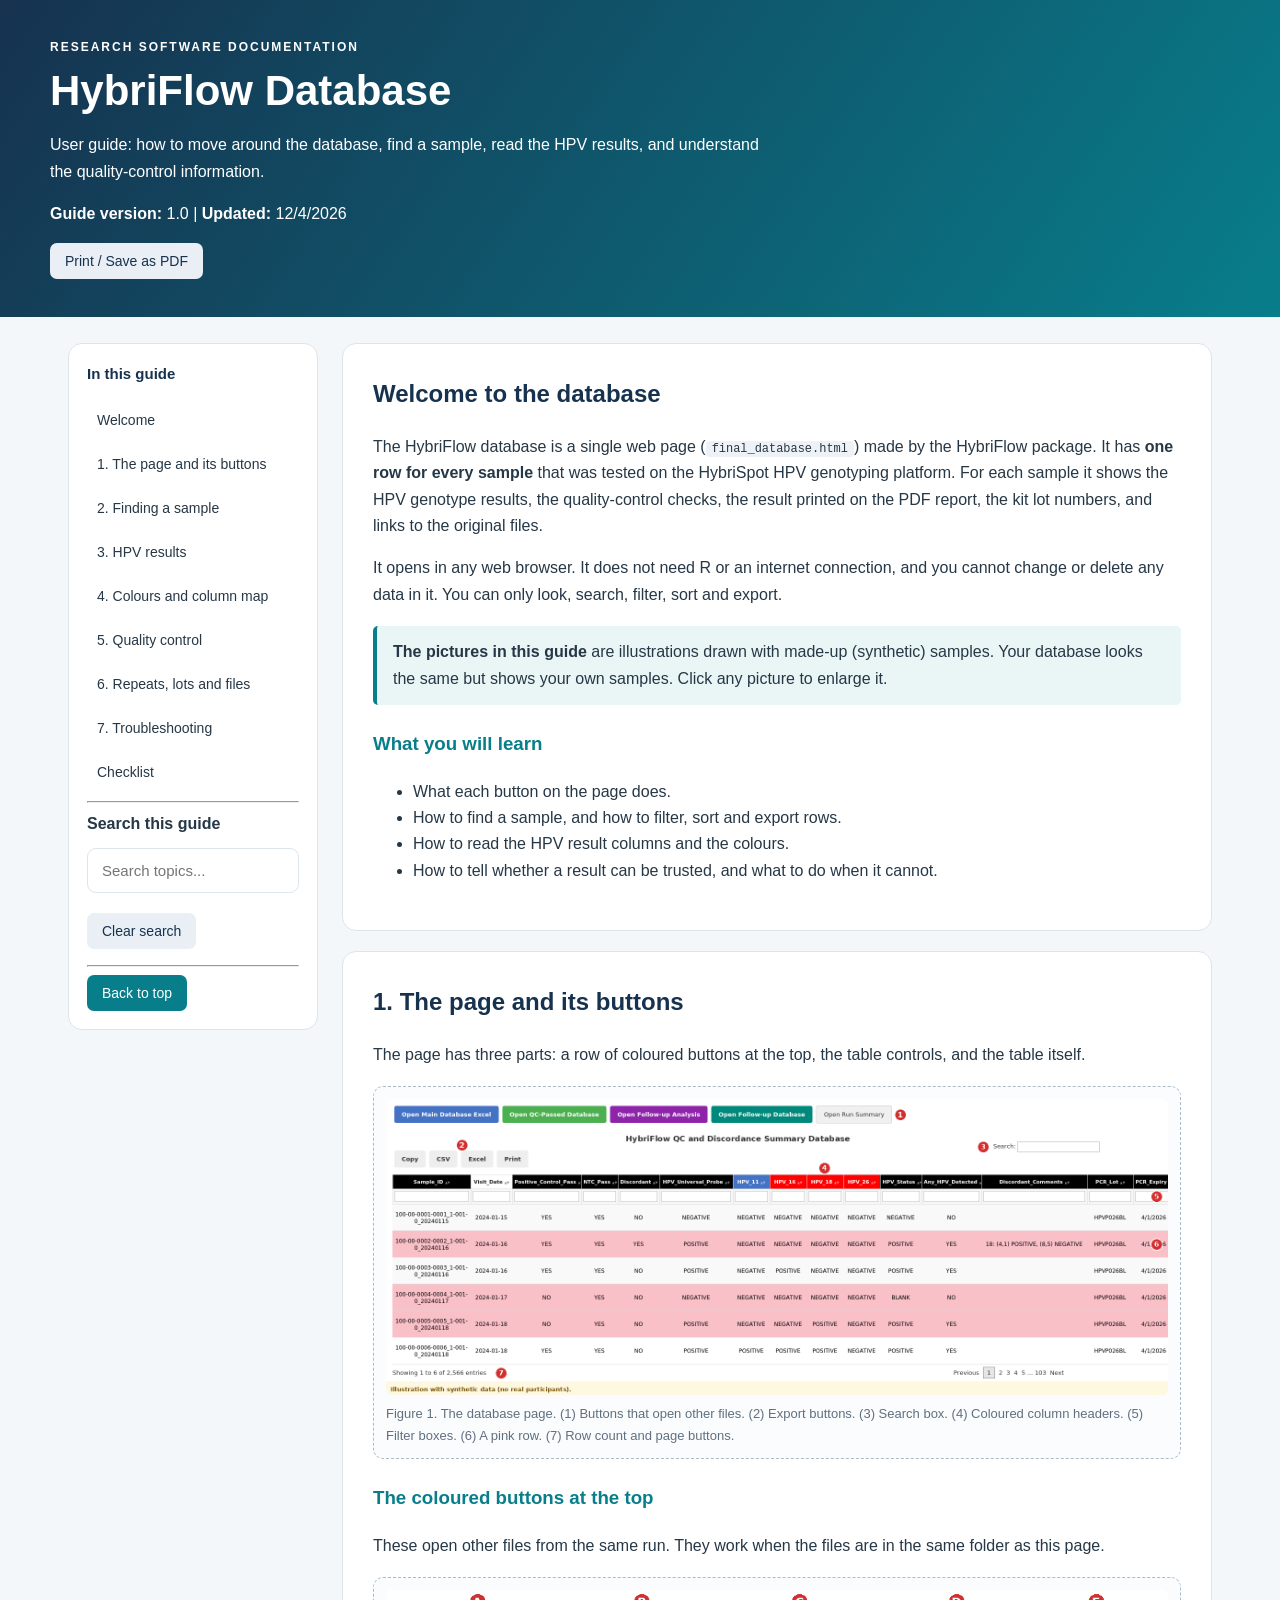
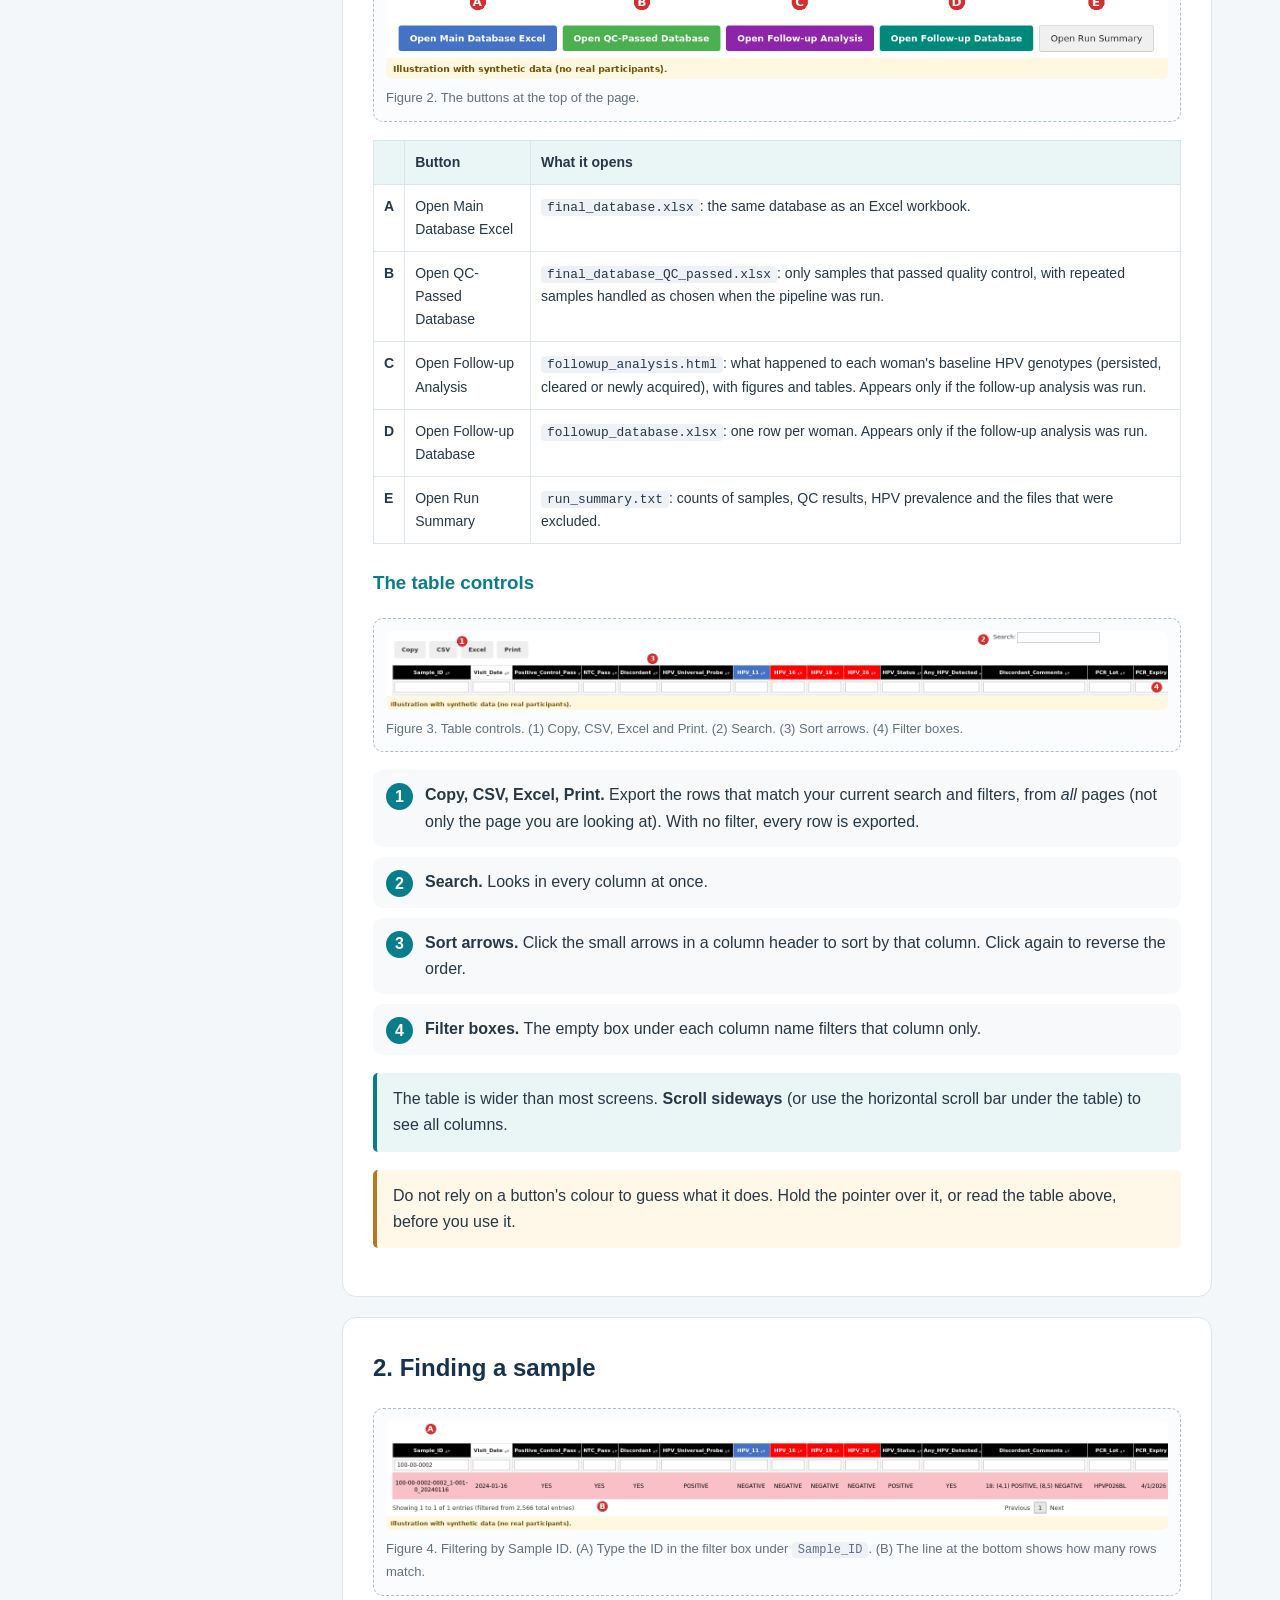
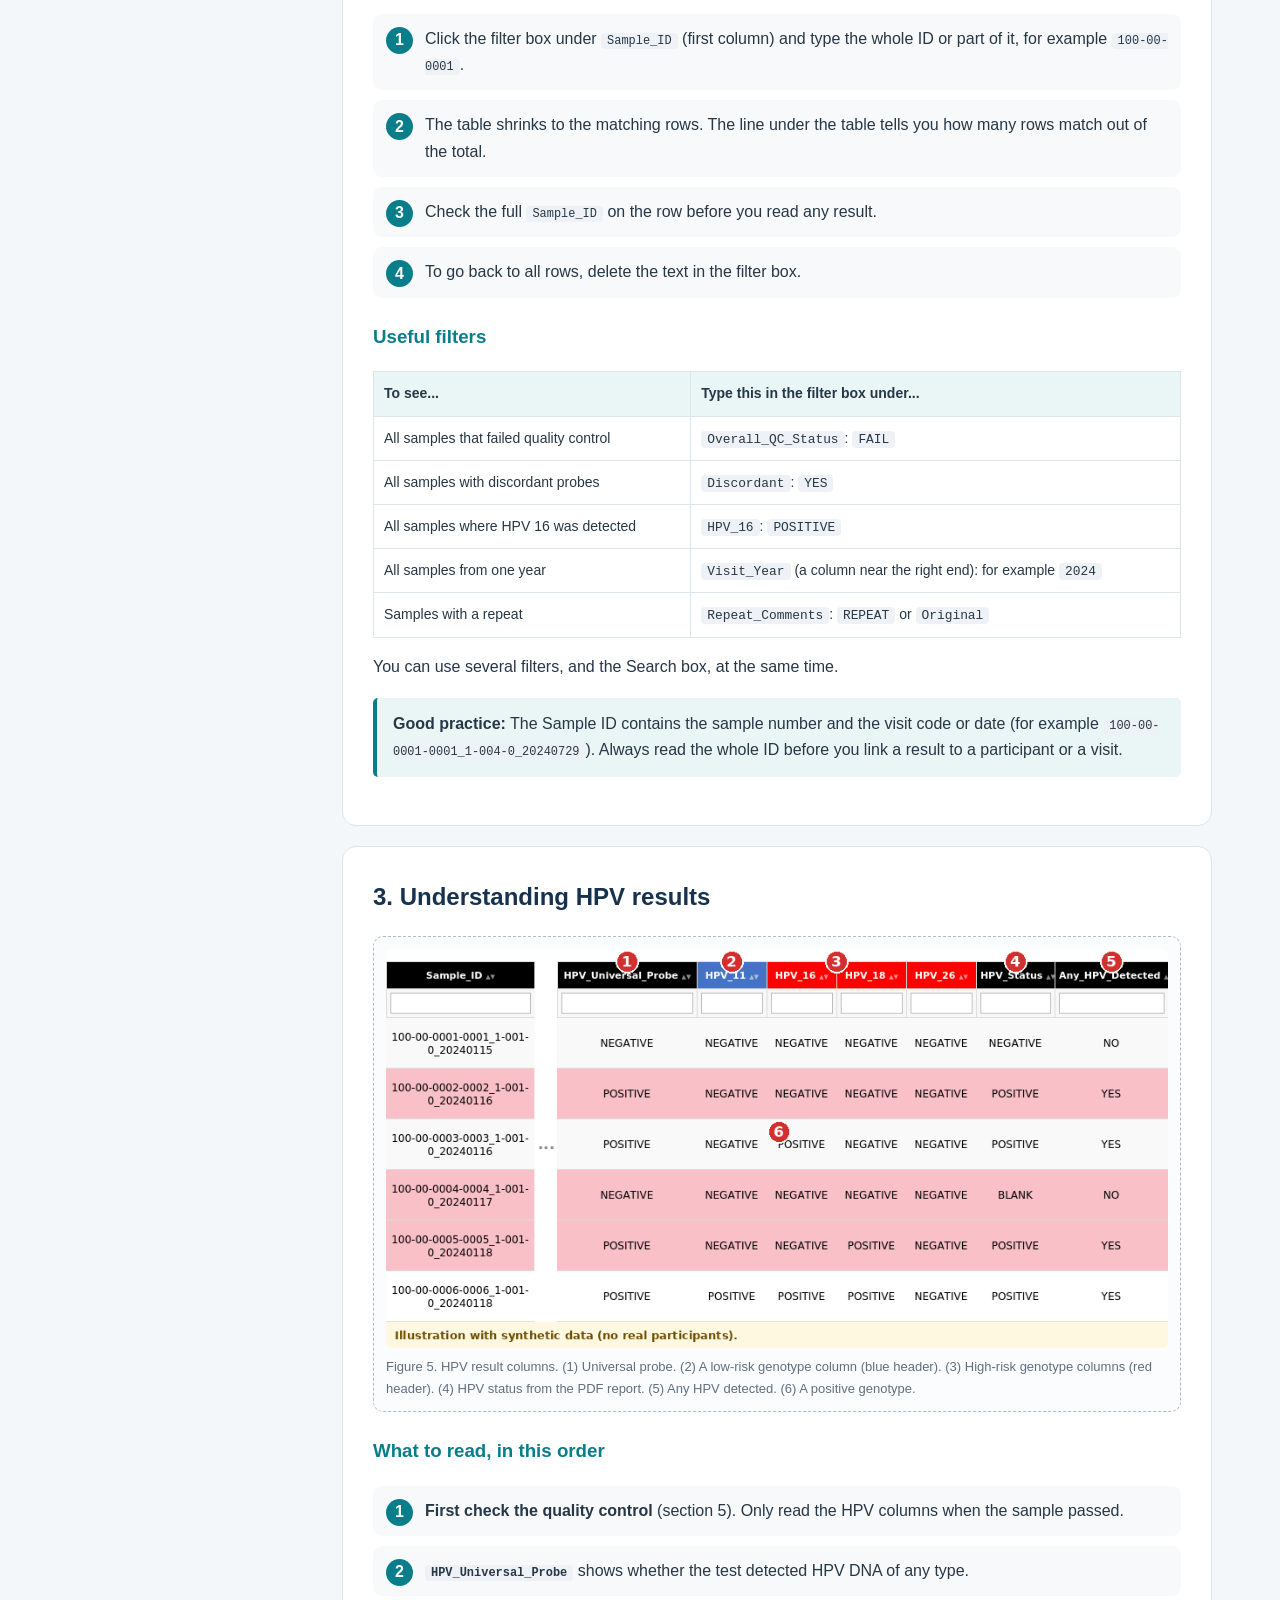
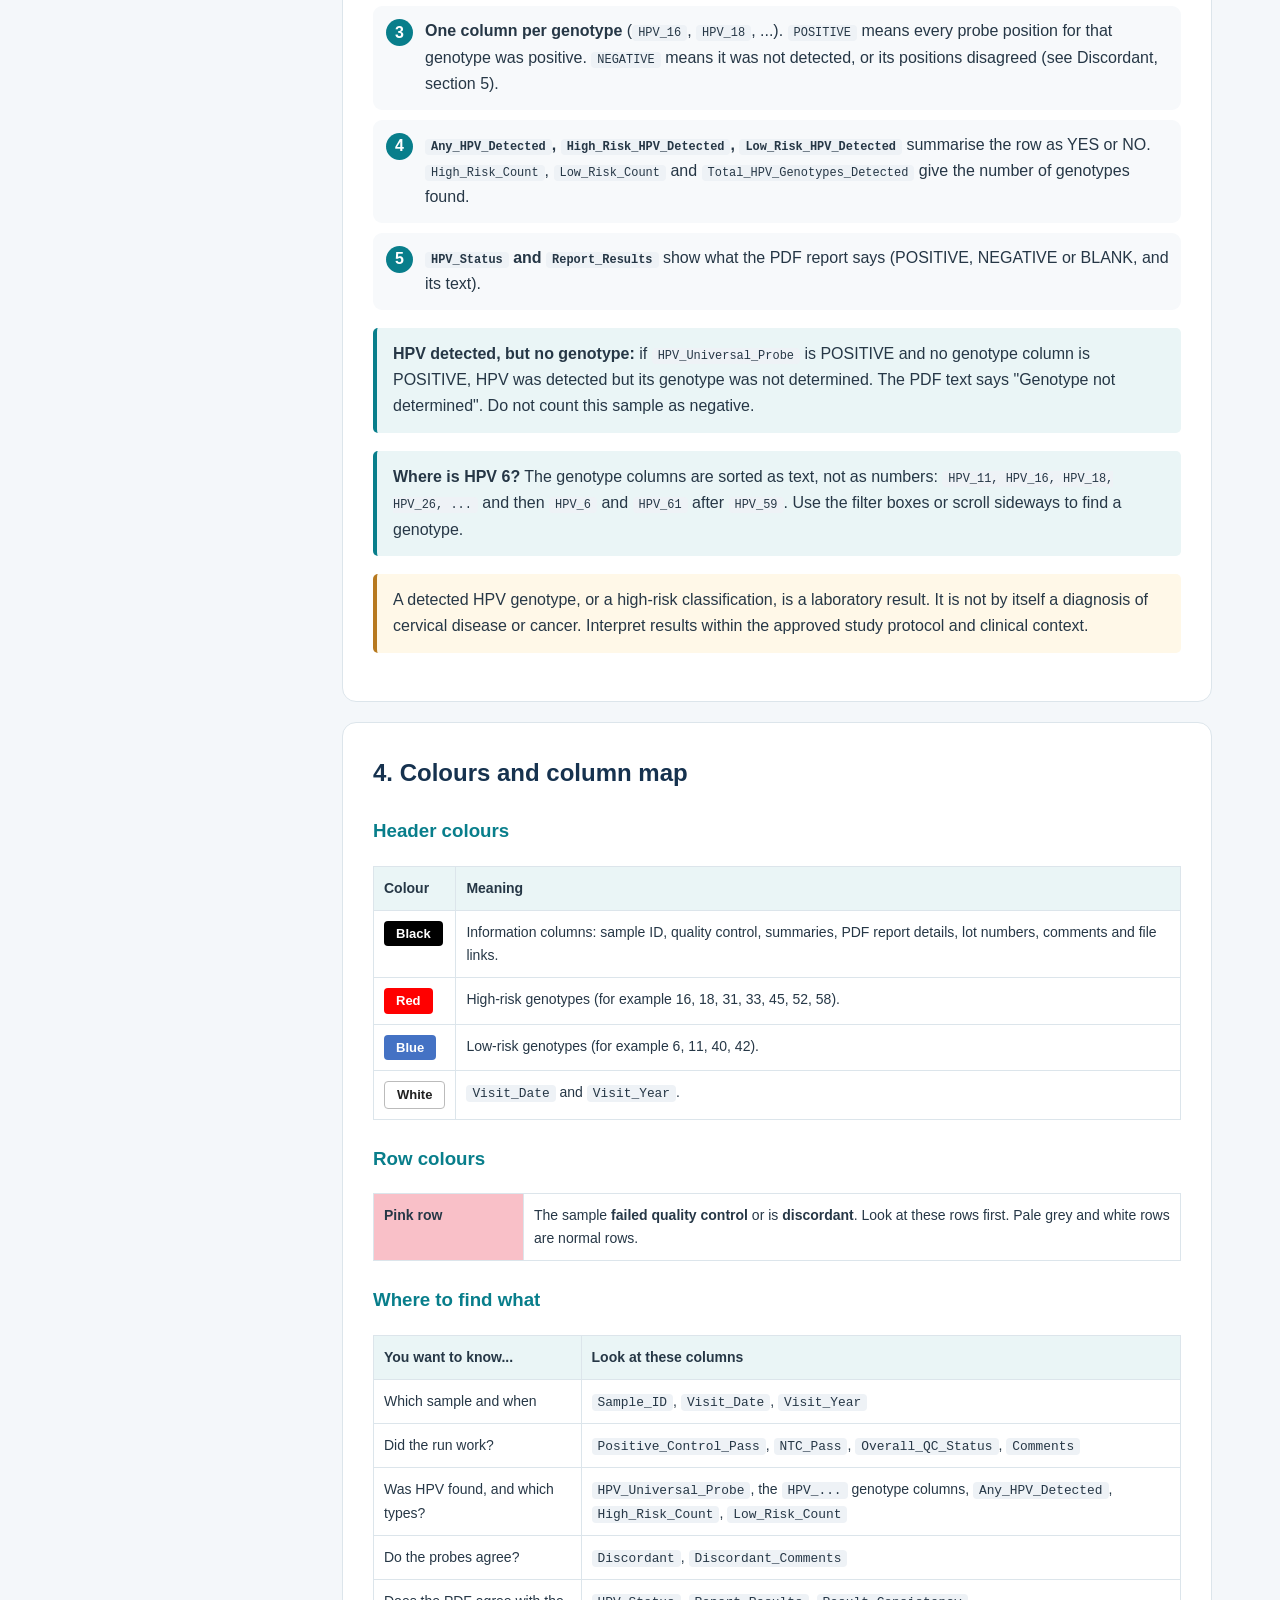
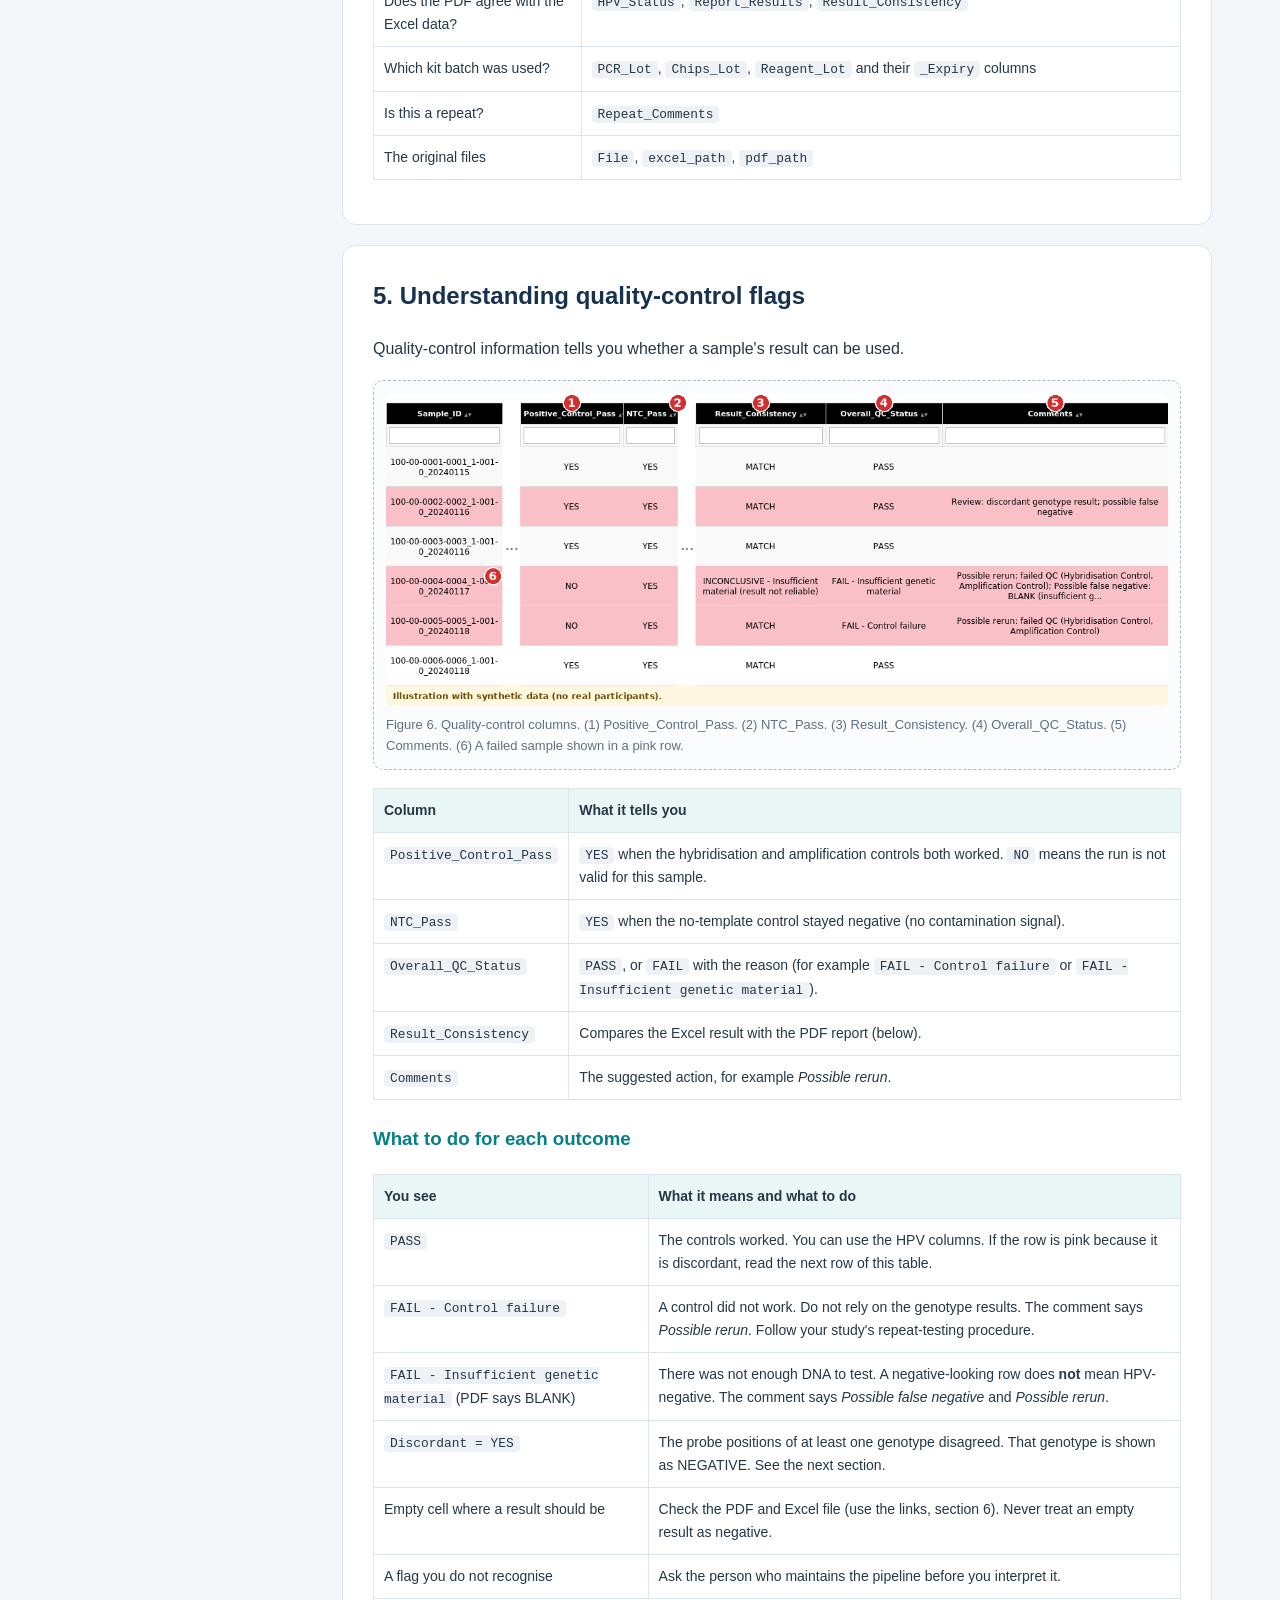
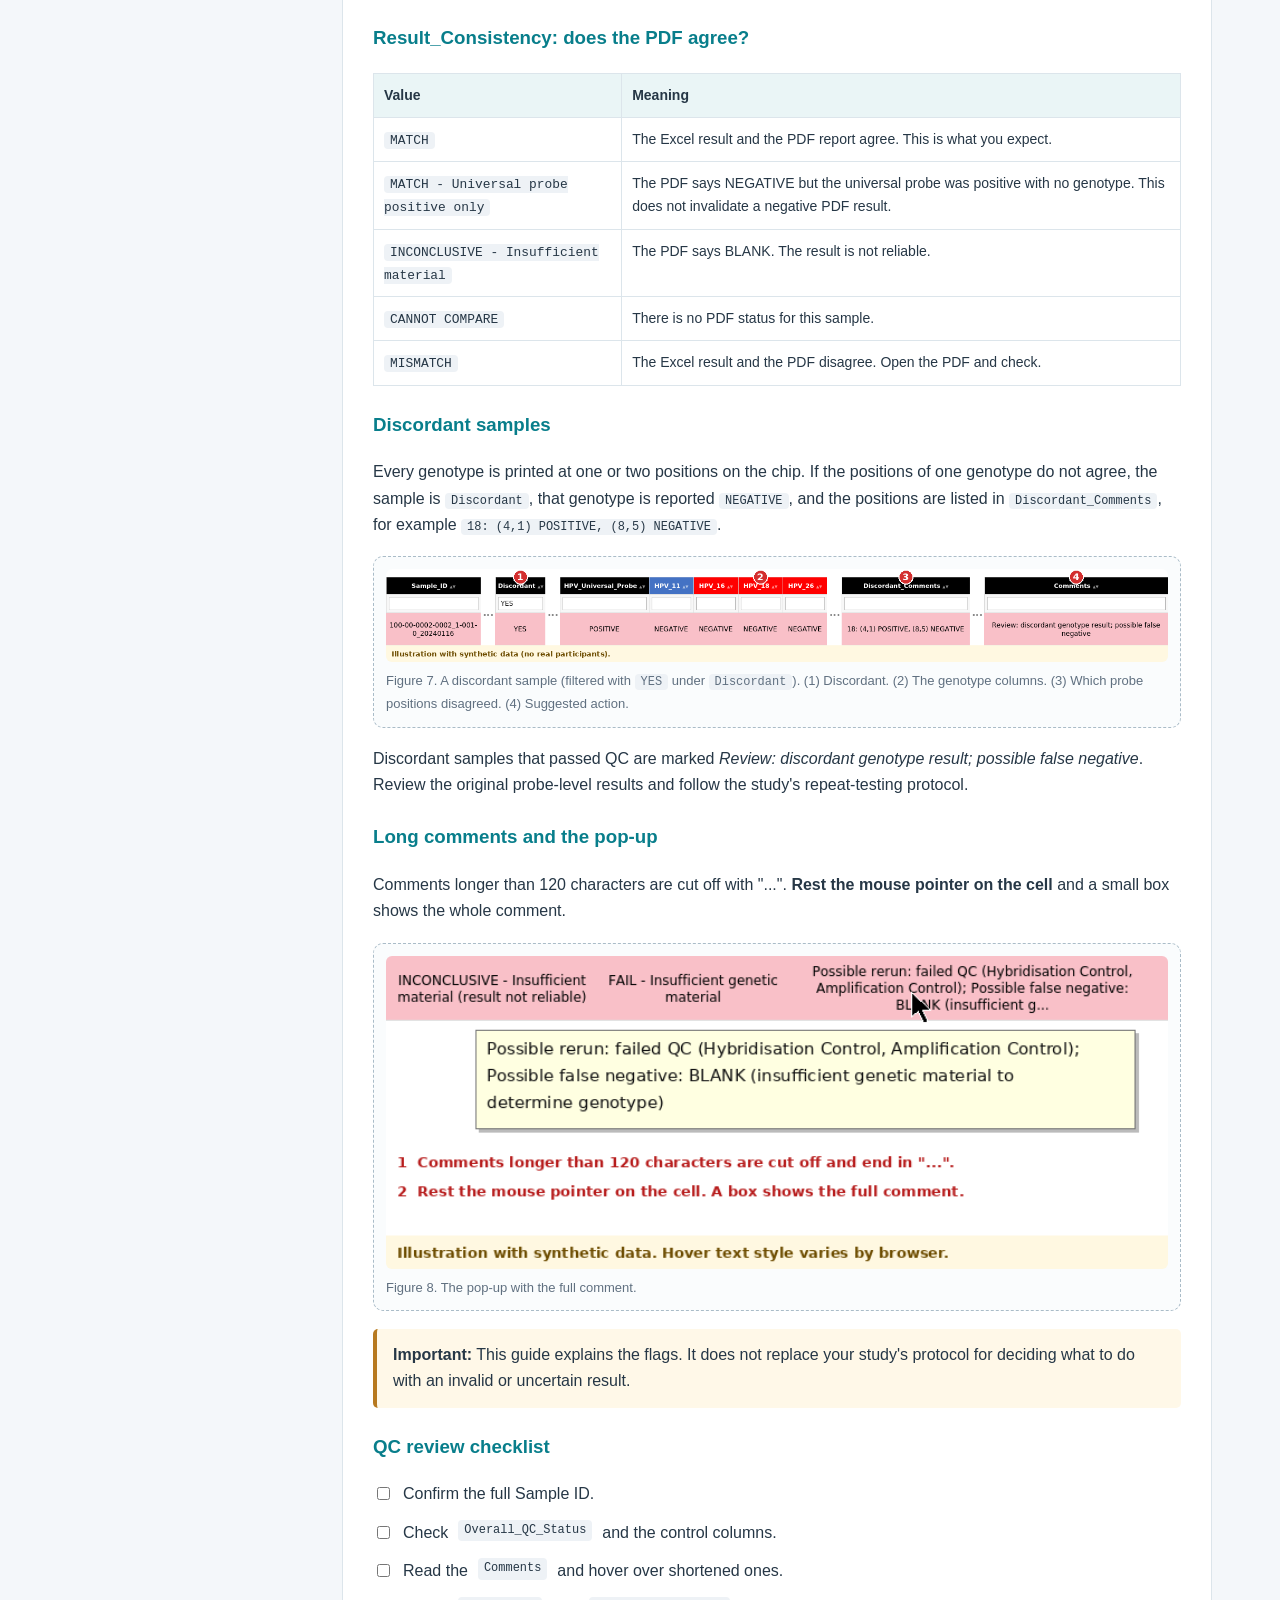
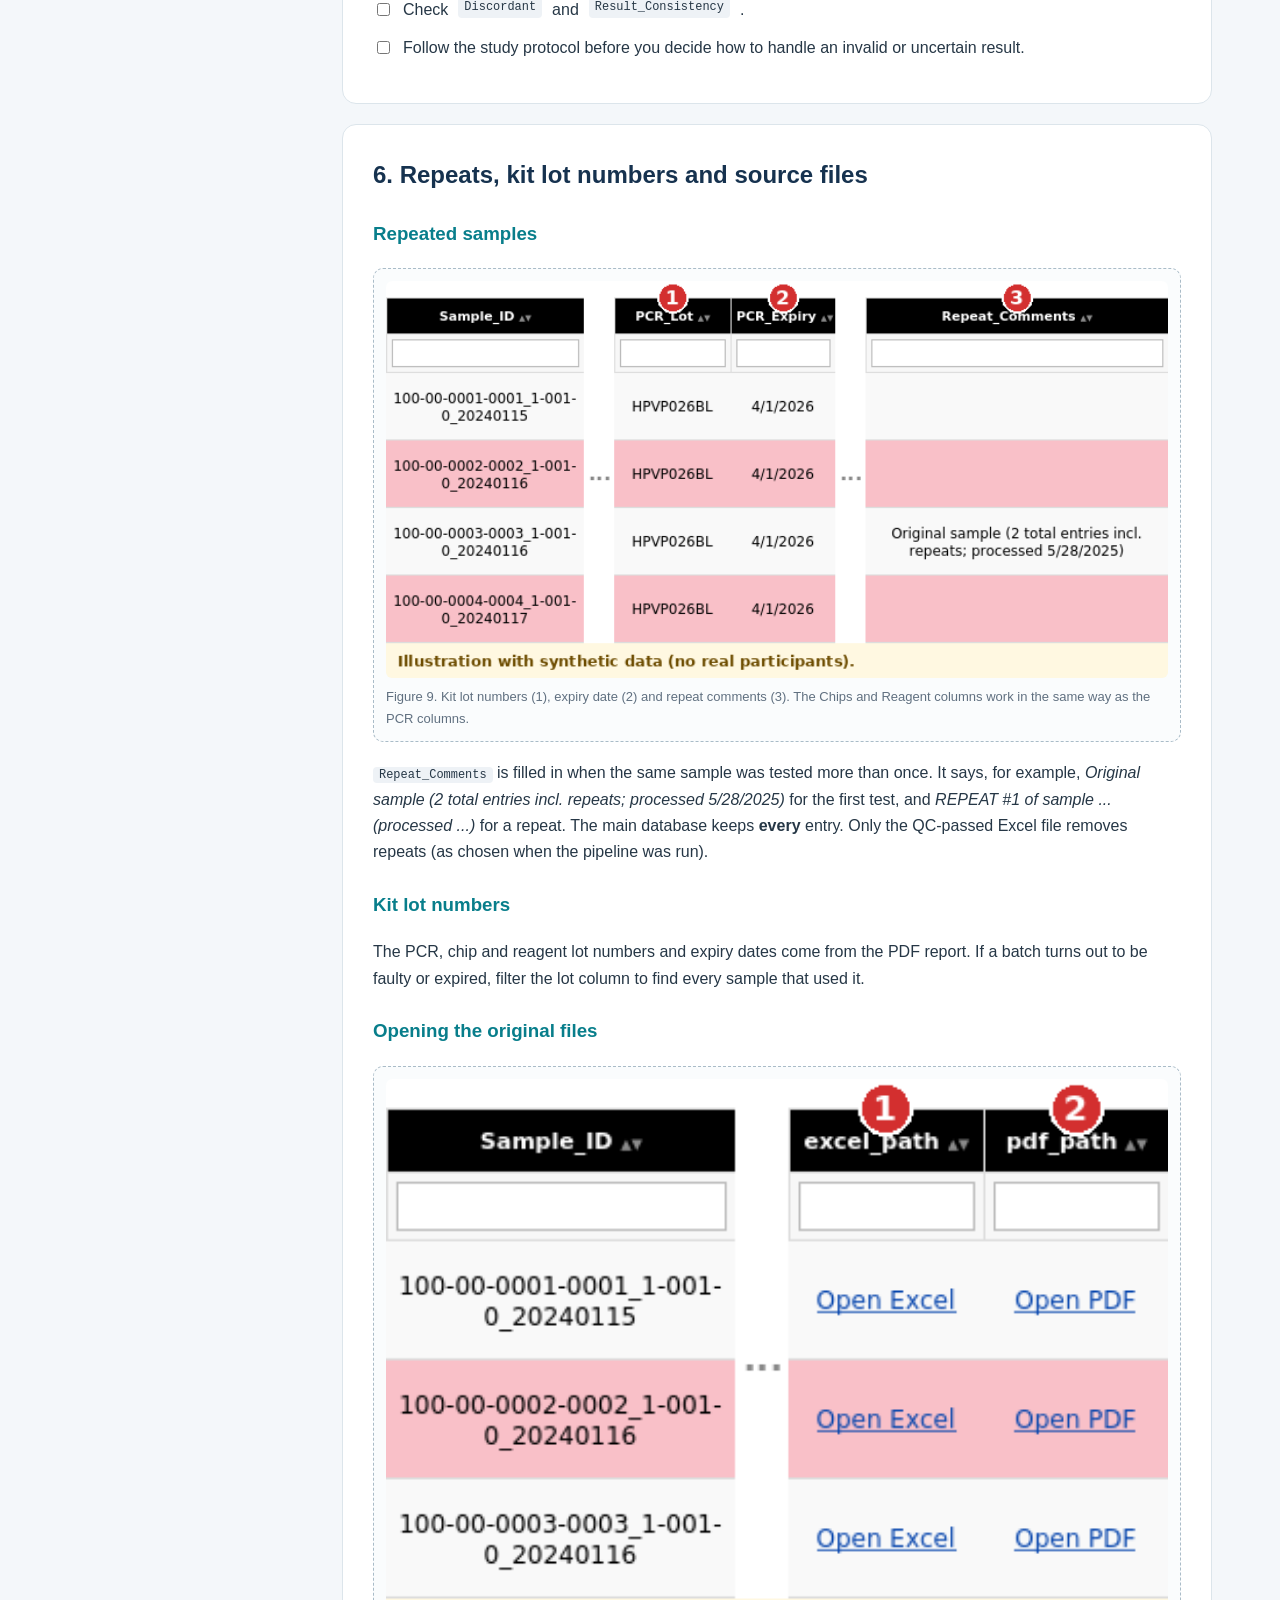
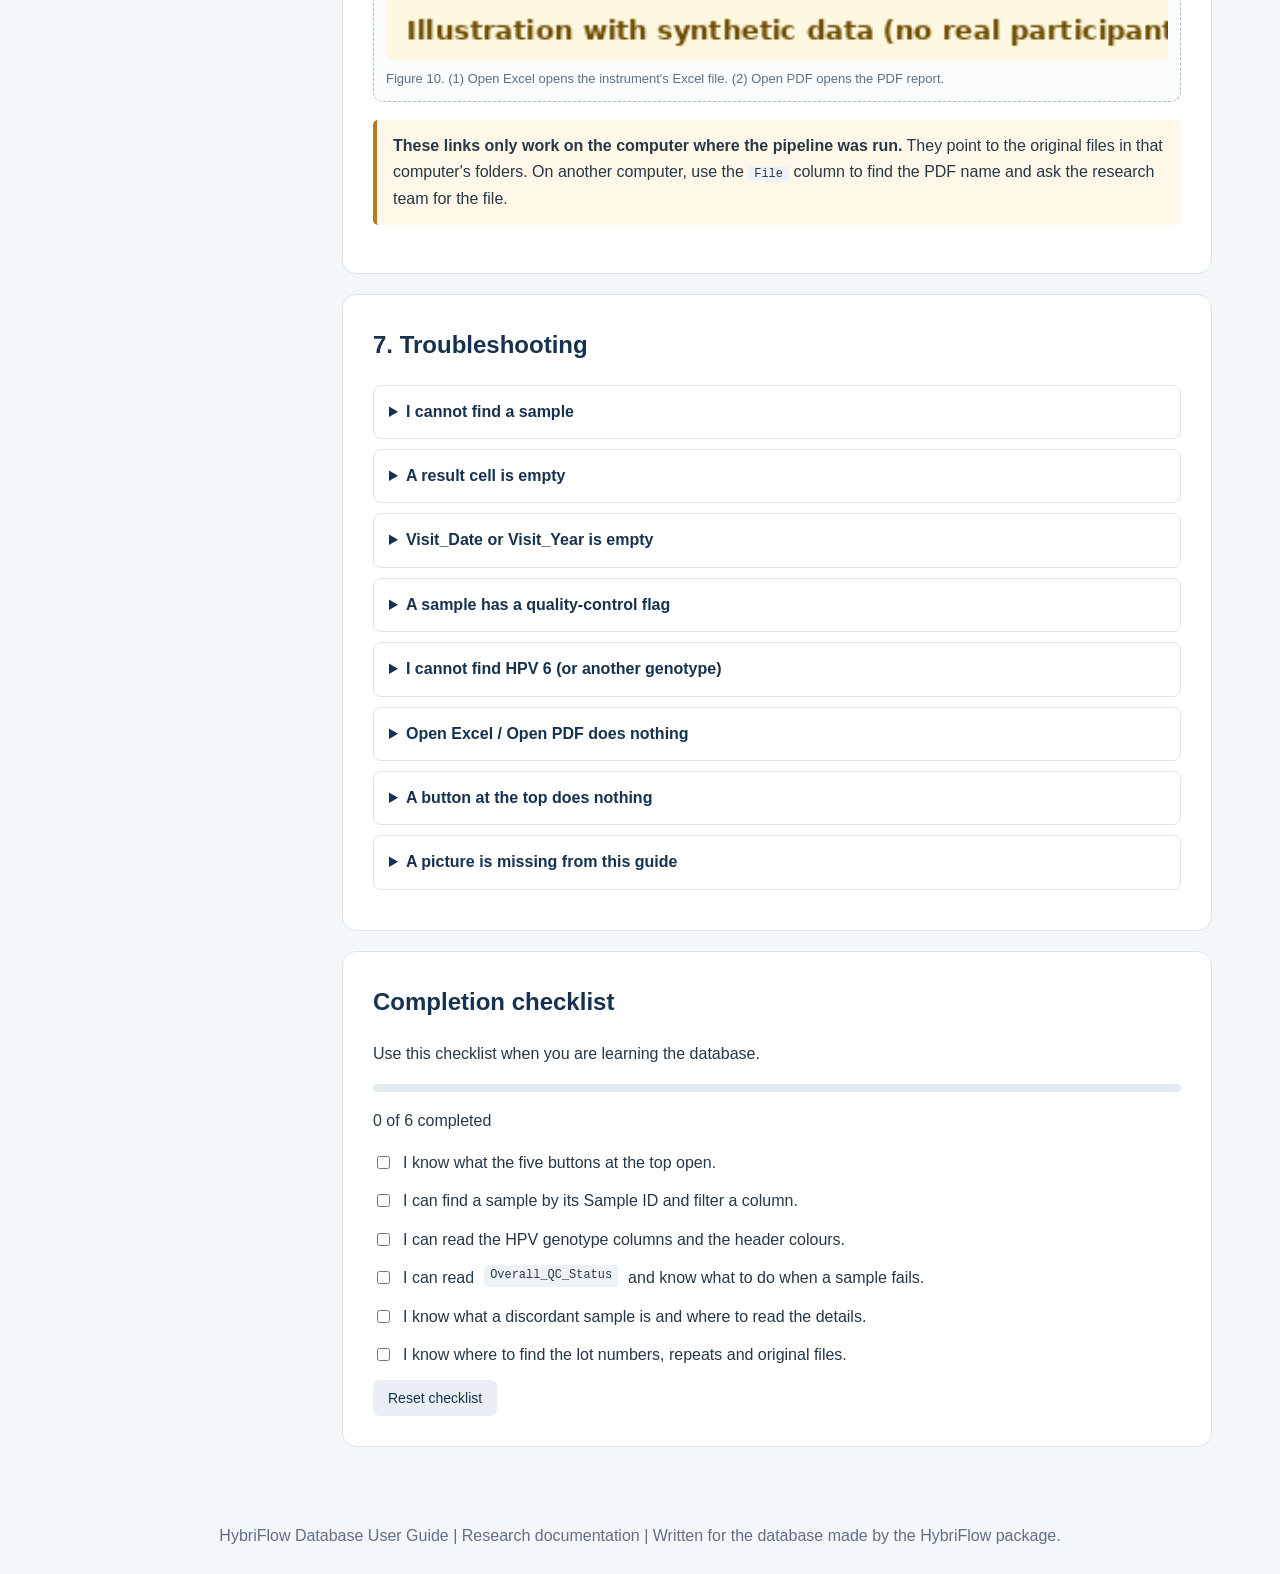
<file: docs/user-guide.html>
<!DOCTYPE html>
<html lang="en">
<head>
<meta charset="UTF-8">
<meta name="viewport" content="width=device-width, initial-scale=1">
<title>HybriFlow Database | User Guide</title>

<style>
:root {
  --navy: #16324f;
  --teal: #087e8b;
  --pale: #eaf5f6;
  --ink: #263746;
  --muted: #607080;
  --border: #dce5eb;
  --paper: #ffffff;
  --bg: #f4f7fa;
}
* { box-sizing: border-box; }
body { margin: 0; font-family: "Segoe UI", Arial, sans-serif; color: var(--ink); background: var(--bg); line-height: 1.65; }
header { padding: 38px 24px; color: white; background: linear-gradient(125deg, #16324f, #087e8b); }
.header-inner { max-width: 1180px; margin: auto; }
header h1 { font-size: clamp(27px, 4vw, 42px); margin: 8px 0; line-height: 1.2; }
header p { max-width: 720px; }
.eyebrow { text-transform: uppercase; letter-spacing: 2px; font-size: 12px; font-weight: bold; }
.layout { max-width: 1180px; margin: 26px auto; padding: 0 18px; display: grid; grid-template-columns: 250px minmax(0, 1fr); gap: 24px; align-items: start; }
nav { position: sticky; top: 15px; background: var(--paper); border: 1px solid var(--border); border-radius: 14px; padding: 18px; }
nav h2 { font-size: 15px; margin-top: 0; }
nav a { display: block; color: var(--ink); text-decoration: none; padding: 9px 10px; margin: 3px 0; border-radius: 7px; font-size: 14px; }
nav a:hover, nav a.active { background: var(--pale); color: var(--teal); }
main { min-width: 0; }
section, .intro-card { background: var(--paper); border: 1px solid var(--border); border-radius: 14px; padding: clamp(18px, 3vw, 30px); margin-bottom: 20px; scroll-margin-top: 18px; }
h2 { color: var(--navy); margin-top: 0; }
h3 { color: var(--teal); margin-top: 24px; }
p { overflow-wrap: anywhere; }
.muted { color: var(--muted); }
.callout { border-left: 4px solid var(--teal); background: var(--pale); padding: 13px 16px; border-radius: 5px; margin: 18px 0; }
.warning { border-left-color: #b7791f; background: #fff8e8; }
.steps { list-style: none; padding: 0; counter-reset: step; }
.steps li { counter-increment: step; padding: 12px 12px 12px 52px; margin: 10px 0; position: relative; background: #f7f9fb; border-radius: 9px; }
.steps li::before { content: counter(step); position: absolute; left: 13px; top: 13px; width: 27px; height: 27px; display: grid; place-items: center; border-radius: 50%; background: var(--teal); color: white; font-weight: bold; }
.checklist label { display: flex; gap: 10px; align-items: flex-start; margin: 12px 0; cursor: pointer; }
.checklist input { margin-top: 6px; }
button, .button { border: 0; border-radius: 7px; background: var(--teal); color: white; padding: 10px 15px; cursor: pointer; font-size: 14px; text-decoration: none; }
button:hover, .button:hover { filter: brightness(.92); }
.secondary { color: var(--navy); background: #e9eff4; }
.search { width: 100%; padding: 13px 14px; border: 1px solid var(--border); border-radius: 9px; font-size: 15px; margin: 10px 0 20px; }
.shot { margin: 18px 0; padding: 12px; border: 1px dashed #aabcc8; border-radius: 10px; background: #fafcfd; }
.shot img { width: 100%; height: auto; display: block; border-radius: 6px; cursor: zoom-in; }
.shot figcaption { font-size: 13px; color: var(--muted); margin-top: 8px; }
.missing { padding: 22px; text-align: center; color: var(--muted); background: #edf2f6; border-radius: 6px; }
table { border-collapse: collapse; width: 100%; margin: 14px 0; font-size: 14px; }
th, td { border: 1px solid var(--border); padding: 10px; text-align: left; vertical-align: top; }
th { background: var(--pale); }
.sw { display: inline-block; padding: 2px 12px; border-radius: 4px; font-weight: bold; font-size: 13px; color: #fff; white-space: nowrap; }
code { background: #eef2f6; padding: 1px 6px; border-radius: 4px; font-size: .92em; }
details { border: 1px solid var(--border); border-radius: 8px; padding: 13px 15px; margin: 10px 0; }
summary { cursor: pointer; color: var(--navy); font-weight: 600; }
.progress-track { height: 8px; background: #e3eaf0; border-radius: 10px; overflow: hidden; margin: 12px 0; }
#progress-bar { height: 100%; width: 0; background: var(--teal); transition: width .2s; }
footer { text-align: center; color: var(--muted); padding: 30px 16px; }
#image-modal { display: none; position: fixed; inset: 0; background: rgba(12, 25, 39, .9); z-index: 100; padding: 25px; align-items: center; justify-content: center; overflow: auto; }
#image-modal img { max-width: 95%; max-height: 85vh; }
#image-modal button { position: absolute; top: 15px; right: 20px; }
@media(max-width: 760px) { .layout { grid-template-columns: 1fr; } nav { position: static; } nav a { display: inline-block; } table { display: block; overflow-x: auto; } }
@media print { nav, button, .search, .progress-track { display: none !important; } .layout { display: block; } section, .intro-card { break-inside: avoid; } body { background: white; } }
</style>
</head>

<body>
<header>
  <div class="header-inner">
    <div class="eyebrow">Research software documentation</div>
    <h1>HybriFlow Database</h1>
    <p>User guide: how to move around the database, find a sample, read the HPV
    results, and understand the quality-control information.</p>
    <p><strong>Guide version:</strong> 1.0 | <strong>Updated:</strong> <span id="guide-date"></span></p>
    <button onclick="window.print()" class="secondary">Print / Save as PDF</button>
  </div>
</header>

<div class="layout">
<nav aria-label="Guide navigation">
  <h2>In this guide</h2>
  <a href="#welcome">Welcome</a>
  <a href="#navigation">1. The page and its buttons</a>
  <a href="#samples">2. Finding a sample</a>
  <a href="#hpv">3. HPV results</a>
  <a href="#colours">4. Colours and column map</a>
  <a href="#qc">5. Quality control</a>
  <a href="#traceability">6. Repeats, lots and files</a>
  <a href="#troubleshooting">7. Troubleshooting</a>
  <a href="#checklist">Checklist</a>
  <hr>
  <label for="guide-search"><strong>Search this guide</strong></label>
  <input class="search" id="guide-search" type="search" placeholder="Search topics..." aria-label="Search user guide">
  <button class="secondary" onclick="clearSearch()">Clear search</button>
  <p class="muted" id="search-status" aria-live="polite"></p>
  <hr>
  <button onclick="window.scrollTo({top:0,behavior:'smooth'})">Back to top</button>
</nav>

<main id="guide-content">

<div class="intro-card" id="welcome">
  <h2>Welcome to the database</h2>
  <p>The HybriFlow database is a single web page (<code>final_database.html</code>) made by the
  HybriFlow package. It has <strong>one row for every sample</strong> that was tested on the HybriSpot
  HPV genotyping platform. For each sample it shows the HPV genotype results, the quality-control checks,
  the result printed on the PDF report, the kit lot numbers, and links to the original files.</p>
  <p>It opens in any web browser. It does not need R or an internet connection, and you cannot change
  or delete any data in it. You can only look, search, filter, sort and export.</p>
  <div class="callout">
    <strong>The pictures in this guide</strong> are illustrations drawn with made-up (synthetic) samples.
    Your database looks the same but shows your own samples. Click any picture to enlarge it.
  </div>
  <h3>What you will learn</h3>
  <ul>
    <li>What each button on the page does.</li>
    <li>How to find a sample, and how to filter, sort and export rows.</li>
    <li>How to read the HPV result columns and the colours.</li>
    <li>How to tell whether a result can be trusted, and what to do when it cannot.</li>
  </ul>
</div>

<section id="navigation" class="guide-section">
  <h2>1. The page and its buttons</h2>
  <p>The page has three parts: a row of coloured buttons at the top, the table controls, and the table itself.</p>

  <figure class="shot">
    <img src="guide_screenshots/database-home.png" alt="The database home page with numbered markers" data-placeholder="Screenshot 1: database home page">
    <figcaption>Figure 1. The database page. (1) Buttons that open other files. (2) Export buttons. (3) Search box.
    (4) Coloured column headers. (5) Filter boxes. (6) A pink row. (7) Row count and page buttons.</figcaption>
  </figure>

  <h3>The coloured buttons at the top</h3>
  <p>These open other files from the same run. They work when the files are in the same folder as this page.</p>
  <figure class="shot">
    <img src="guide_screenshots/top-buttons.png" alt="The five buttons at the top of the page" data-placeholder="Screenshot 2: top buttons">
    <figcaption>Figure 2. The buttons at the top of the page.</figcaption>
  </figure>
  <table>
    <thead><tr><th></th><th>Button</th><th>What it opens</th></tr></thead>
    <tbody>
      <tr><td><strong>A</strong></td><td>Open Main Database Excel</td><td><code>final_database.xlsx</code>: the same database as an Excel workbook.</td></tr>
      <tr><td><strong>B</strong></td><td>Open QC-Passed Database</td><td><code>final_database_QC_passed.xlsx</code>: only samples that passed quality control, with repeated samples handled as chosen when the pipeline was run.</td></tr>
      <tr><td><strong>C</strong></td><td>Open Follow-up Analysis</td><td><code>followup_analysis.html</code>: what happened to each woman's baseline HPV genotypes (persisted, cleared or newly acquired), with figures and tables. Appears only if the follow-up analysis was run.</td></tr>
      <tr><td><strong>D</strong></td><td>Open Follow-up Database</td><td><code>followup_database.xlsx</code>: one row per woman. Appears only if the follow-up analysis was run.</td></tr>
      <tr><td><strong>E</strong></td><td>Open Run Summary</td><td><code>run_summary.txt</code>: counts of samples, QC results, HPV prevalence and the files that were excluded.</td></tr>
    </tbody>
  </table>

  <h3>The table controls</h3>
  <figure class="shot">
    <img src="guide_screenshots/table-controls.png" alt="Export buttons, search box, sort arrows and filter boxes" data-placeholder="Screenshot 3: table controls">
    <figcaption>Figure 3. Table controls. (1) Copy, CSV, Excel and Print. (2) Search. (3) Sort arrows. (4) Filter boxes.</figcaption>
  </figure>
  <ol class="steps">
    <li><strong>Copy, CSV, Excel, Print.</strong> Export the rows that match your current search and filters, from <em>all</em> pages (not only the page you are looking at). With no filter, every row is exported.</li>
    <li><strong>Search.</strong> Looks in every column at once.</li>
    <li><strong>Sort arrows.</strong> Click the small arrows in a column header to sort by that column. Click again to reverse the order.</li>
    <li><strong>Filter boxes.</strong> The empty box under each column name filters that column only.</li>
  </ol>
  <div class="callout">
    The table is wider than most screens. <strong>Scroll sideways</strong> (or use the horizontal scroll bar under the table) to see all columns.
  </div>
  <div class="callout warning">
    Do not rely on a button's colour to guess what it does. Hold the pointer over it, or read the table above,
    before you use it.
  </div>
</section>

<section id="samples" class="guide-section">
  <h2>2. Finding a sample</h2>
  <figure class="shot">
    <img src="guide_screenshots/sample-records.png" alt="Table filtered by Sample ID" data-placeholder="Screenshot 4: filtering by Sample ID">
    <figcaption>Figure 4. Filtering by Sample ID. (A) Type the ID in the filter box under <code>Sample_ID</code>. (B) The line at the bottom shows how many rows match.</figcaption>
  </figure>
  <ol class="steps">
    <li>Click the filter box under <code>Sample_ID</code> (first column) and type the whole ID or part of it, for example <code>100-00-0001</code>.</li>
    <li>The table shrinks to the matching rows. The line under the table tells you how many rows match out of the total.</li>
    <li>Check the full <code>Sample_ID</code> on the row before you read any result.</li>
    <li>To go back to all rows, delete the text in the filter box.</li>
  </ol>
  <h3>Useful filters</h3>
  <table>
    <thead><tr><th>To see...</th><th>Type this in the filter box under...</th></tr></thead>
    <tbody>
      <tr><td>All samples that failed quality control</td><td><code>Overall_QC_Status</code>: <code>FAIL</code></td></tr>
      <tr><td>All samples with discordant probes</td><td><code>Discordant</code>: <code>YES</code></td></tr>
      <tr><td>All samples where HPV 16 was detected</td><td><code>HPV_16</code>: <code>POSITIVE</code></td></tr>
      <tr><td>All samples from one year</td><td><code>Visit_Year</code> (a column near the right end): for example <code>2024</code></td></tr>
      <tr><td>Samples with a repeat</td><td><code>Repeat_Comments</code>: <code>REPEAT</code> or <code>Original</code></td></tr>
    </tbody>
  </table>
  <p>You can use several filters, and the Search box, at the same time.</p>
  <div class="callout">
    <strong>Good practice:</strong> The Sample ID contains the sample number and the visit code or date
    (for example <code>100-00-0001-0001_1-004-0_20240729</code>). Always read the whole ID before you
    link a result to a participant or a visit.
  </div>
</section>

<section id="hpv" class="guide-section">
  <h2>3. Understanding HPV results</h2>
  <figure class="shot">
    <img src="guide_screenshots/hpv-results.png" alt="HPV result columns" data-placeholder="Screenshot 5: HPV results">
    <figcaption>Figure 5. HPV result columns. (1) Universal probe. (2) A low-risk genotype column (blue header). (3) High-risk genotype columns (red header).
    (4) HPV status from the PDF report. (5) Any HPV detected. (6) A positive genotype.</figcaption>
  </figure>
  <h3>What to read, in this order</h3>
  <ol class="steps">
    <li><strong>First check the quality control</strong> (section 5). Only read the HPV columns when the sample passed.</li>
    <li><strong><code>HPV_Universal_Probe</code></strong> shows whether the test detected HPV DNA of any type.</li>
    <li><strong>One column per genotype</strong> (<code>HPV_16</code>, <code>HPV_18</code>, ...). <code>POSITIVE</code> means every probe position for that genotype was positive. <code>NEGATIVE</code> means it was not detected, or its positions disagreed (see Discordant, section 5).</li>
    <li><strong><code>Any_HPV_Detected</code>, <code>High_Risk_HPV_Detected</code>, <code>Low_Risk_HPV_Detected</code></strong> summarise the row as YES or NO. <code>High_Risk_Count</code>, <code>Low_Risk_Count</code> and <code>Total_HPV_Genotypes_Detected</code> give the number of genotypes found.</li>
    <li><strong><code>HPV_Status</code> and <code>Report_Results</code></strong> show what the PDF report says (POSITIVE, NEGATIVE or BLANK, and its text).</li>
  </ol>
  <div class="callout">
    <strong>HPV detected, but no genotype:</strong> if <code>HPV_Universal_Probe</code> is POSITIVE and no genotype column is POSITIVE,
    HPV was detected but its genotype was not determined. The PDF text says "Genotype not determined".
    Do not count this sample as negative.
  </div>
  <div class="callout">
    <strong>Where is HPV 6?</strong> The genotype columns are sorted as text, not as numbers: <code>HPV_11, HPV_16, HPV_18, HPV_26, ...</code>
    and then <code>HPV_6</code> and <code>HPV_61</code> after <code>HPV_59</code>. Use the filter boxes or scroll sideways to find a genotype.
  </div>
  <div class="callout warning">
    A detected HPV genotype, or a high-risk classification, is a laboratory result. It is not by itself a diagnosis
    of cervical disease or cancer. Interpret results within the approved study protocol and clinical context.
  </div>
</section>

<section id="colours" class="guide-section">
  <h2>4. Colours and column map</h2>
  <h3>Header colours</h3>
  <table>
    <thead><tr><th>Colour</th><th>Meaning</th></tr></thead>
    <tbody>
      <tr><td><span class="sw" style="background:#000">Black</span></td><td>Information columns: sample ID, quality control, summaries, PDF report details, lot numbers, comments and file links.</td></tr>
      <tr><td><span class="sw" style="background:#FF0000">Red</span></td><td>High-risk genotypes (for example 16, 18, 31, 33, 45, 52, 58).</td></tr>
      <tr><td><span class="sw" style="background:#4472C4">Blue</span></td><td>Low-risk genotypes (for example 6, 11, 40, 42).</td></tr>
      <tr><td><span class="sw" style="background:#ffffff;color:#222;border:1px solid #bbb">White</span></td><td><code>Visit_Date</code> and <code>Visit_Year</code>.</td></tr>
    </tbody>
  </table>
  <h3>Row colours</h3>
  <table>
    <tbody>
      <tr><td style="width:150px;background:#F9C0C8"><strong>Pink row</strong></td><td>The sample <strong>failed quality control</strong> or is <strong>discordant</strong>. Look at these rows first. Pale grey and white rows are normal rows.</td></tr>
    </tbody>
  </table>
  <h3>Where to find what</h3>
  <table>
    <thead><tr><th>You want to know...</th><th>Look at these columns</th></tr></thead>
    <tbody>
      <tr><td>Which sample and when</td><td><code>Sample_ID</code>, <code>Visit_Date</code>, <code>Visit_Year</code></td></tr>
      <tr><td>Did the run work?</td><td><code>Positive_Control_Pass</code>, <code>NTC_Pass</code>, <code>Overall_QC_Status</code>, <code>Comments</code></td></tr>
      <tr><td>Was HPV found, and which types?</td><td><code>HPV_Universal_Probe</code>, the <code>HPV_...</code> genotype columns, <code>Any_HPV_Detected</code>, <code>High_Risk_Count</code>, <code>Low_Risk_Count</code></td></tr>
      <tr><td>Do the probes agree?</td><td><code>Discordant</code>, <code>Discordant_Comments</code></td></tr>
      <tr><td>Does the PDF agree with the Excel data?</td><td><code>HPV_Status</code>, <code>Report_Results</code>, <code>Result_Consistency</code></td></tr>
      <tr><td>Which kit batch was used?</td><td><code>PCR_Lot</code>, <code>Chips_Lot</code>, <code>Reagent_Lot</code> and their <code>_Expiry</code> columns</td></tr>
      <tr><td>Is this a repeat?</td><td><code>Repeat_Comments</code></td></tr>
      <tr><td>The original files</td><td><code>File</code>, <code>excel_path</code>, <code>pdf_path</code></td></tr>
    </tbody>
  </table>
</section>

<section id="qc" class="guide-section">
  <h2>5. Understanding quality-control flags</h2>
  <p>Quality-control information tells you whether a sample's result can be used.</p>
  <figure class="shot">
    <img src="guide_screenshots/quality-control.png" alt="Quality-control columns" data-placeholder="Screenshot 6: quality control">
    <figcaption>Figure 6. Quality-control columns. (1) Positive_Control_Pass. (2) NTC_Pass. (3) Result_Consistency. (4) Overall_QC_Status. (5) Comments. (6) A failed sample shown in a pink row.</figcaption>
  </figure>
  <table>
    <thead><tr><th>Column</th><th>What it tells you</th></tr></thead>
    <tbody>
      <tr><td><code>Positive_Control_Pass</code></td><td><code>YES</code> when the hybridisation and amplification controls both worked. <code>NO</code> means the run is not valid for this sample.</td></tr>
      <tr><td><code>NTC_Pass</code></td><td><code>YES</code> when the no-template control stayed negative (no contamination signal).</td></tr>
      <tr><td><code>Overall_QC_Status</code></td><td><code>PASS</code>, or <code>FAIL</code> with the reason (for example <code>FAIL - Control failure</code> or <code>FAIL - Insufficient genetic material</code>).</td></tr>
      <tr><td><code>Result_Consistency</code></td><td>Compares the Excel result with the PDF report (below).</td></tr>
      <tr><td><code>Comments</code></td><td>The suggested action, for example <em>Possible rerun</em>.</td></tr>
    </tbody>
  </table>
  <h3>What to do for each outcome</h3>
  <table>
    <thead><tr><th>You see</th><th>What it means and what to do</th></tr></thead>
    <tbody>
      <tr><td><code>PASS</code></td><td>The controls worked. You can use the HPV columns. If the row is pink because it is discordant, read the next row of this table.</td></tr>
      <tr><td><code>FAIL - Control failure</code></td><td>A control did not work. Do not rely on the genotype results. The comment says <em>Possible rerun</em>. Follow your study's repeat-testing procedure.</td></tr>
      <tr><td><code>FAIL - Insufficient genetic material</code> (PDF says BLANK)</td><td>There was not enough DNA to test. A negative-looking row does <strong>not</strong> mean HPV-negative. The comment says <em>Possible false negative</em> and <em>Possible rerun</em>.</td></tr>
      <tr><td><code>Discordant = YES</code></td><td>The probe positions of at least one genotype disagreed. That genotype is shown as NEGATIVE. See the next section.</td></tr>
      <tr><td>Empty cell where a result should be</td><td>Check the PDF and Excel file (use the links, section 6). Never treat an empty result as negative.</td></tr>
      <tr><td>A flag you do not recognise</td><td>Ask the person who maintains the pipeline before you interpret it.</td></tr>
    </tbody>
  </table>
  <h3>Result_Consistency: does the PDF agree?</h3>
  <table>
    <thead><tr><th>Value</th><th>Meaning</th></tr></thead>
    <tbody>
      <tr><td><code>MATCH</code></td><td>The Excel result and the PDF report agree. This is what you expect.</td></tr>
      <tr><td><code>MATCH - Universal probe positive only</code></td><td>The PDF says NEGATIVE but the universal probe was positive with no genotype. This does not invalidate a negative PDF result.</td></tr>
      <tr><td><code>INCONCLUSIVE - Insufficient material</code></td><td>The PDF says BLANK. The result is not reliable.</td></tr>
      <tr><td><code>CANNOT COMPARE</code></td><td>There is no PDF status for this sample.</td></tr>
      <tr><td><code>MISMATCH</code></td><td>The Excel result and the PDF disagree. Open the PDF and check.</td></tr>
    </tbody>
  </table>

  <h3>Discordant samples</h3>
  <p>Every genotype is printed at one or two positions on the chip. If the positions of one genotype do not agree, the sample is <code>Discordant</code>,
  that genotype is reported <code>NEGATIVE</code>, and the positions are listed in <code>Discordant_Comments</code>, for example <code>18: (4,1) POSITIVE, (8,5) NEGATIVE</code>.</p>
  <figure class="shot">
    <img src="guide_screenshots/discordant-samples.png" alt="A discordant sample" data-placeholder="Screenshot 7: discordant sample">
    <figcaption>Figure 7. A discordant sample (filtered with <code>YES</code> under <code>Discordant</code>). (1) Discordant. (2) The genotype columns. (3) Which probe positions disagreed. (4) Suggested action.</figcaption>
  </figure>
  <p>Discordant samples that passed QC are marked <em>Review: discordant genotype result; possible false negative</em>. Review the original probe-level results and follow the study's repeat-testing protocol.</p>

  <h3>Long comments and the pop-up</h3>
  <p>Comments longer than 120 characters are cut off with "...". <strong>Rest the mouse pointer on the cell</strong> and a small box shows the whole comment.</p>
  <figure class="shot">
    <img src="guide_screenshots/comment-popup.png" alt="Hover pop-up with the full comment" data-placeholder="Screenshot 8: comment pop-up">
    <figcaption>Figure 8. The pop-up with the full comment.</figcaption>
  </figure>

  <div class="callout warning">
    <strong>Important:</strong> This guide explains the flags. It does not replace your study's protocol for deciding
    what to do with an invalid or uncertain result.
  </div>
  <h3>QC review checklist</h3>
  <div class="checklist">
    <label><input type="checkbox"> Confirm the full Sample ID.</label>
    <label><input type="checkbox"> Check <code>Overall_QC_Status</code> and the control columns.</label>
    <label><input type="checkbox"> Read the <code>Comments</code> and hover over shortened ones.</label>
    <label><input type="checkbox"> Check <code>Discordant</code> and <code>Result_Consistency</code>.</label>
    <label><input type="checkbox"> Follow the study protocol before you decide how to handle an invalid or uncertain result.</label>
  </div>
</section>

<section id="traceability" class="guide-section">
  <h2>6. Repeats, kit lot numbers and source files</h2>
  <h3>Repeated samples</h3>
  <figure class="shot">
    <img src="guide_screenshots/traceability.png" alt="Lot numbers and repeat comments" data-placeholder="Screenshot 9: lots and repeats">
    <figcaption>Figure 9. Kit lot numbers (1), expiry date (2) and repeat comments (3). The Chips and Reagent columns work in the same way as the PCR columns.</figcaption>
  </figure>
  <p><code>Repeat_Comments</code> is filled in when the same sample was tested more than once. It says, for example,
  <em>Original sample (2 total entries incl. repeats; processed 5/28/2025)</em> for the first test, and
  <em>REPEAT #1 of sample ... (processed ...)</em> for a repeat. The main database keeps <strong>every</strong> entry.
  Only the QC-passed Excel file removes repeats (as chosen when the pipeline was run).</p>
  <h3>Kit lot numbers</h3>
  <p>The PCR, chip and reagent lot numbers and expiry dates come from the PDF report. If a batch turns out to be faulty or expired,
  filter the lot column to find every sample that used it.</p>
  <h3>Opening the original files</h3>
  <figure class="shot">
    <img src="guide_screenshots/file-links.png" alt="Open Excel and Open PDF links" data-placeholder="Screenshot 10: file links">
    <figcaption>Figure 10. (1) Open Excel opens the instrument's Excel file. (2) Open PDF opens the PDF report.</figcaption>
  </figure>
  <div class="callout warning">
    <strong>These links only work on the computer where the pipeline was run.</strong> They point to the original files in
    that computer's folders. On another computer, use the <code>File</code> column to find the PDF name and ask the
    research team for the file.
  </div>
</section>

<section id="troubleshooting" class="guide-section">
  <h2>7. Troubleshooting</h2>
  <details>
    <summary>I cannot find a sample</summary>
    <p>Check the spelling and try only a part of the ID, such as the first 12 characters. Remove all filters and clear the Search box.
    If the sample is still missing, it may not have been processed: check <code>run_summary.txt</code> (button E) for excluded files.</p>
  </details>
  <details>
    <summary>A result cell is empty</summary>
    <p>Check the Excel file and the PDF using the links. An empty cell is not a negative result. If the sample has no PDF, <code>HPV_Status</code> is empty and <code>Result_Consistency</code> says CANNOT COMPARE.</p>
  </details>
  <details>
    <summary>Visit_Date or Visit_Year is empty</summary>
    <p>The date is read from the Sample ID. If the ID has no readable date, the cell stays empty (the pipeline does not guess).
    These IDs are listed in <code>Sample_IDs_without_year.csv</code> in the output folder.</p>
  </details>
  <details>
    <summary>A sample has a quality-control flag</summary>
    <p>Read section 5 and follow your study's repeat-testing procedure. Record any review you do.</p>
  </details>
  <details>
    <summary>I cannot find HPV 6 (or another genotype)</summary>
    <p>Genotype columns are sorted as text, so <code>HPV_6</code> comes after <code>HPV_59</code>. Scroll sideways, or use the Search box.</p>
  </details>
  <details>
    <summary>Open Excel / Open PDF does nothing</summary>
    <p>The links only work on the computer where the pipeline was run and while the files are still in the same folders.</p>
  </details>
  <details>
    <summary>A button at the top does nothing</summary>
    <p>The buttons open files in the same folder as this page. Keep all files from the output folder together (or unzip the whole archive).
    The follow-up buttons appear only when the follow-up analysis was run.</p>
  </details>
  <details>
    <summary>A picture is missing from this guide</summary>
    <p>Check that the image is in the <code>guide_screenshots</code> folder next to this file and that the file name matches.</p>
  </details>
</section>

<section id="checklist" class="guide-section">
  <h2>Completion checklist</h2>
  <p>Use this checklist when you are learning the database.</p>
  <div class="progress-track"><div id="progress-bar"></div></div>
  <p id="progress-text" aria-live="polite">0 completed</p>
  <div class="checklist" id="learning-checklist">
    <label><input type="checkbox"> I know what the five buttons at the top open.</label>
    <label><input type="checkbox"> I can find a sample by its Sample ID and filter a column.</label>
    <label><input type="checkbox"> I can read the HPV genotype columns and the header colours.</label>
    <label><input type="checkbox"> I can read <code>Overall_QC_Status</code> and know what to do when a sample fails.</label>
    <label><input type="checkbox"> I know what a discordant sample is and where to read the details.</label>
    <label><input type="checkbox"> I know where to find the lot numbers, repeats and original files.</label>
  </div>
  <button class="secondary" onclick="resetChecklist()">Reset checklist</button>
</section>

</main>
</div>

<footer>HybriFlow Database User Guide | Research documentation | Written for the database made by the HybriFlow package.</footer>

<div id="image-modal" role="dialog" aria-label="Enlarged screenshot" aria-modal="true">
  <button onclick="closeImage()">Close image</button>
  <img id="modal-image" alt="Enlarged database screenshot">
</div>

<script>
document.getElementById("guide-date").textContent = new Date().toLocaleDateString();

function updateProgress() {
  const boxes = document.querySelectorAll("#learning-checklist input[type=checkbox]");
  const completed = [...boxes].filter(x => x.checked).length;
  const total = boxes.length;
  document.getElementById("progress-bar").style.width = (total ? completed / total * 100 : 0) + "%";
  document.getElementById("progress-text").textContent = completed + " of " + total + " completed";
}
document.querySelectorAll("#learning-checklist input").forEach(box => box.addEventListener("change", updateProgress));
function resetChecklist() {
  document.querySelectorAll("#learning-checklist input").forEach(box => box.checked = false);
  updateProgress();
}

const searchBox = document.getElementById("guide-search");
searchBox.addEventListener("input", function() {
  const query = this.value.trim().toLowerCase();
  const sections = [...document.querySelectorAll("main > section, main > .intro-card")];
  let matches = 0;
  sections.forEach(section => {
    const match = !query || section.innerText.toLowerCase().includes(query);
    section.style.display = match ? "" : "none";
    if (match) matches++;
  });
  document.getElementById("search-status").textContent = query ? matches + " matching sections" : "";
});
function clearSearch() { searchBox.value = ""; searchBox.dispatchEvent(new Event("input")); }

document.querySelectorAll("nav a").forEach(link => {
  link.addEventListener("click", function() {
    document.querySelectorAll("nav a").forEach(a => a.classList.remove("active"));
    this.classList.add("active");
  });
});

document.querySelectorAll(".shot img").forEach(img => {
  img.addEventListener("error", function() {
    const placeholder = document.createElement("div");
    placeholder.className = "missing";
    placeholder.textContent = "Screenshot placeholder: " + (this.dataset.placeholder || this.alt) + ". Add the corresponding image to guide_screenshots.";
    this.replaceWith(placeholder);
  });
  img.addEventListener("click", function() {
    document.getElementById("modal-image").src = this.src;
    document.getElementById("image-modal").style.display = "flex";
  });
});
function closeImage() { document.getElementById("image-modal").style.display = "none"; }
document.getElementById("image-modal").addEventListener("click", function(event) { if (event.target === this) closeImage(); });
document.addEventListener("keydown", function(event) { if (event.key === "Escape") closeImage(); });
updateProgress();
</script>
</body>
</html>
</file>
<file: docs/assets/site.css>
:root{--bg:#fff;--ink:#1f2933;--muted:#5b6770;--line:#e3e8ee;--side:#f6f8fa;--accent:#1b4fa0;--code:#f2f4f7;--tip:#eaf6ea;--tipbar:#34a853;--warn:#fff6e0;--warnbar:#e0a81b}
*{box-sizing:border-box}html{scroll-behavior:smooth}
body{margin:0;font-family:"Source Sans 3","Segoe UI",Helvetica,Arial,sans-serif;color:var(--ink);background:var(--bg);line-height:1.6;font-size:17px}
.layout{position:relative;padding-left:270px;padding-right:250px;min-height:100vh}
.sidebar{background:var(--side);border-right:1px solid var(--line);padding:22px 18px;position:absolute;left:0;top:0;bottom:0;width:270px}
.brand{font-size:24px;font-weight:600;color:#1f2933;text-decoration:none;display:block;margin-bottom:14px}
.search{width:100%;padding:8px 10px;border:1px solid var(--line);border-radius:6px;font-size:15px;background:#fff}
.results{margin:6px 0 0;padding:0;list-style:none;font-size:14px}.results li a{display:block;padding:5px 6px;color:var(--accent);text-decoration:none;border-radius:4px}.results li a:hover{background:#e8eef8}
nav.menu{margin-top:18px}nav.menu a{display:block;padding:5px 2px;color:#42505c;text-decoration:none;font-size:17px}nav.menu a:hover{color:var(--accent)}nav.menu a.active{color:var(--accent);font-weight:600}
main{padding:36px 44px 80px;max-width:900px}
main h1{font-size:2.1em;line-height:1.2;margin:.2em 0 .6em}
main h2{font-size:1.55em;margin:1.8em 0 .6em;padding-bottom:.3em;border-bottom:1px solid var(--line)}
main h3{font-size:1.2em;margin:1.4em 0 .4em}
code{background:var(--code);padding:.12em .4em;border-radius:4px;font-family:Consolas,"Courier New",monospace;font-size:.88em;color:#4b2a86}
pre{background:var(--code);padding:14px 16px;border-radius:6px;overflow:auto;position:relative}pre code{background:none;padding:0;color:#1f2933;font-size:.9em}
.copy{position:absolute;top:8px;right:8px;border:1px solid var(--line);background:#fff;border-radius:4px;font-size:12px;padding:2px 8px;cursor:pointer;color:var(--muted)}
table{border-collapse:collapse;width:100%;margin:12px 0;font-size:.95em}th,td{border:1px solid var(--line);padding:8px 12px;text-align:left;vertical-align:top}th{background:var(--side)}
.callout{border:1px solid var(--line);border-left:5px solid var(--tipbar);background:var(--tip);padding:10px 16px;border-radius:6px;margin:16px 0}.callout.warn{background:var(--warn);border-left-color:var(--warnbar)}.callout .t{font-weight:600;margin-bottom:2px}
img{max-width:100%;border:1px solid var(--line);border-radius:6px}figure{margin:16px 0}figcaption{font-size:.9em;color:var(--muted);margin-top:4px}
.toc{position:absolute;right:0;top:0;width:250px;padding:30px 16px;font-size:15px}.toc .h{color:var(--muted);margin-bottom:8px}.toc a{display:block;color:#42505c;text-decoration:none;padding:3px 0 3px 12px;border-left:2px solid var(--line)}.toc a.l3{padding-left:26px;font-size:14px}.toc a:hover{color:var(--accent);border-left-color:var(--accent)}
.foot{margin-top:60px;padding-top:14px;border-top:1px solid var(--line);color:var(--muted);font-size:.9em}
.pager{display:flex;justify-content:space-between;margin-top:40px;gap:12px}.pager a{border:1px solid var(--line);border-radius:6px;padding:10px 16px;text-decoration:none;color:var(--accent)}
@supports (display:grid){
.layout{display:grid;grid-template-columns:270px minmax(0,1fr) 250px;padding:0}
.sidebar,.toc{position:sticky;top:0;height:100vh;overflow:auto;width:auto}
main{width:100%}
}
@media(max-width:1100px){.layout{padding-right:0}.toc{display:none}@supports (display:grid){.layout{grid-template-columns:230px minmax(0,1fr)}}}
@media(max-width:760px){.layout{padding-left:0}.sidebar{position:static;width:auto;height:auto}main{padding:24px 18px}@supports (display:grid){.layout{grid-template-columns:1fr}}}
</file>
